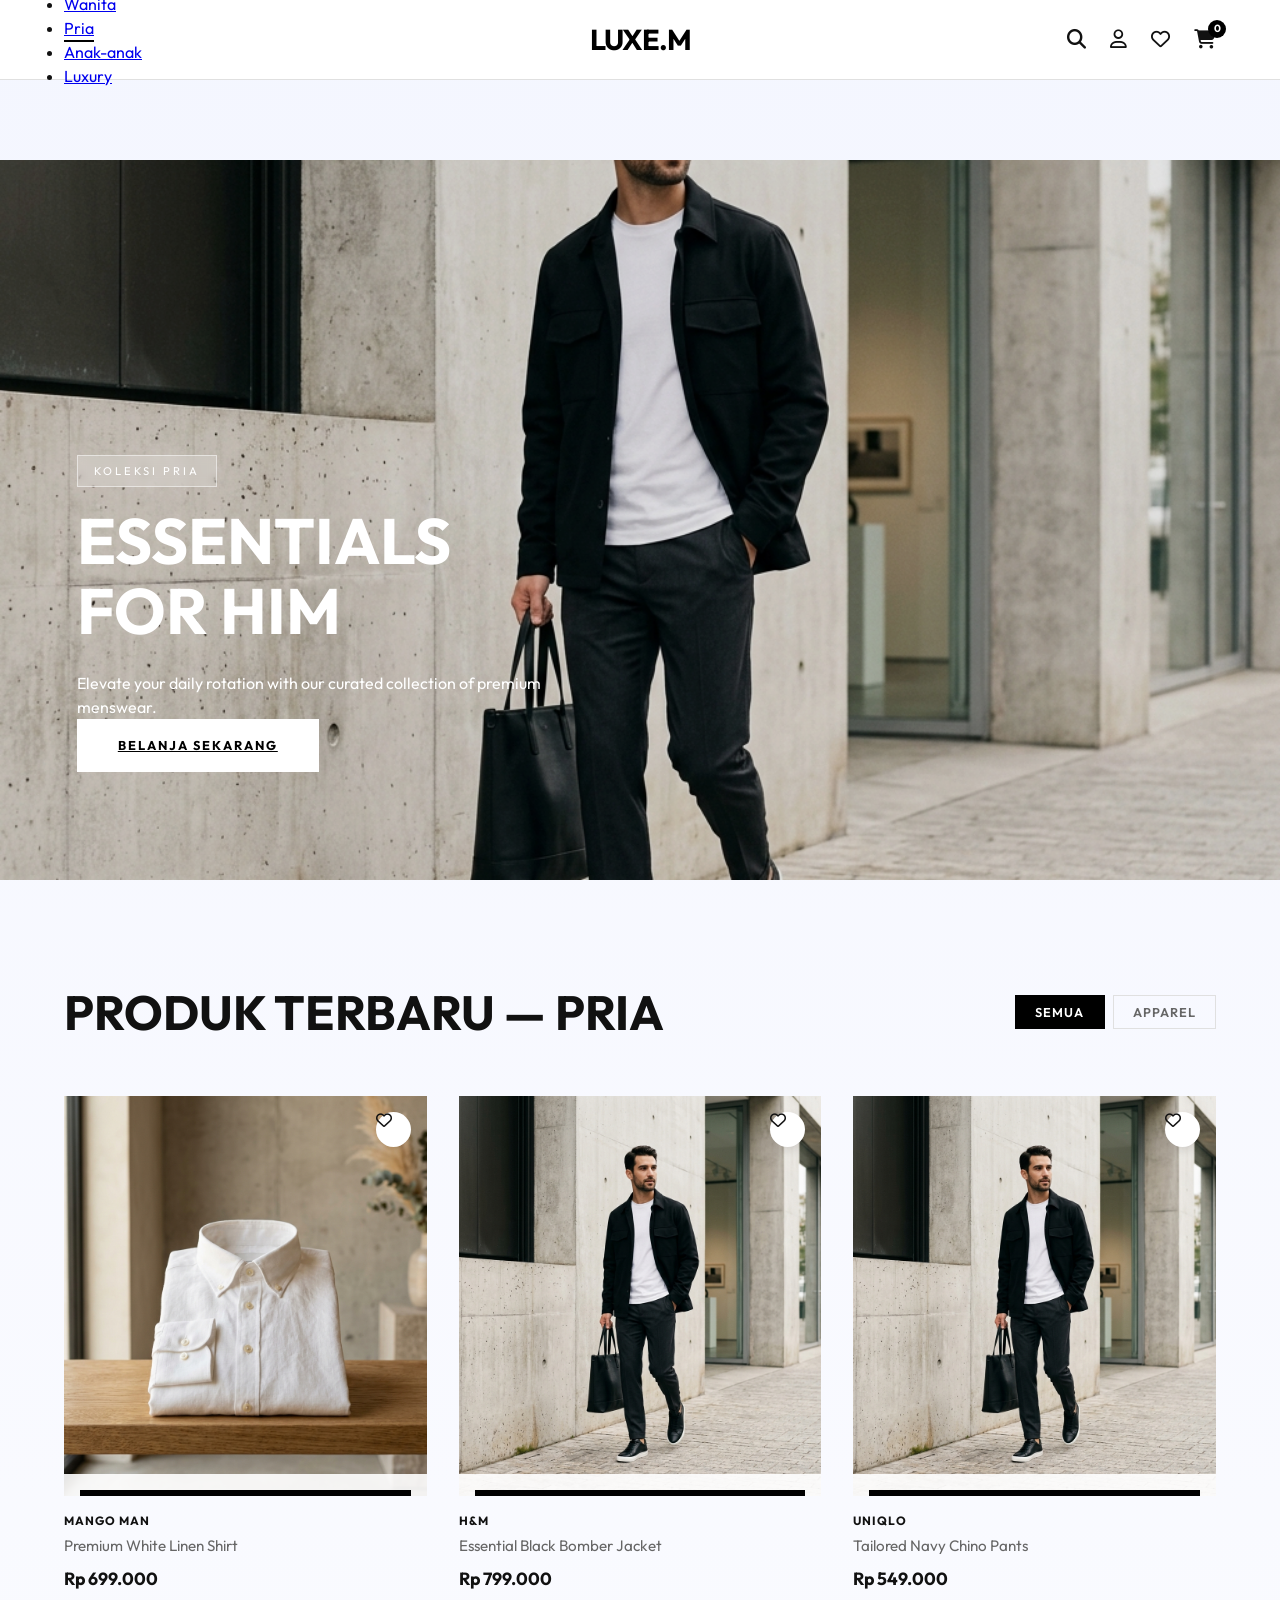
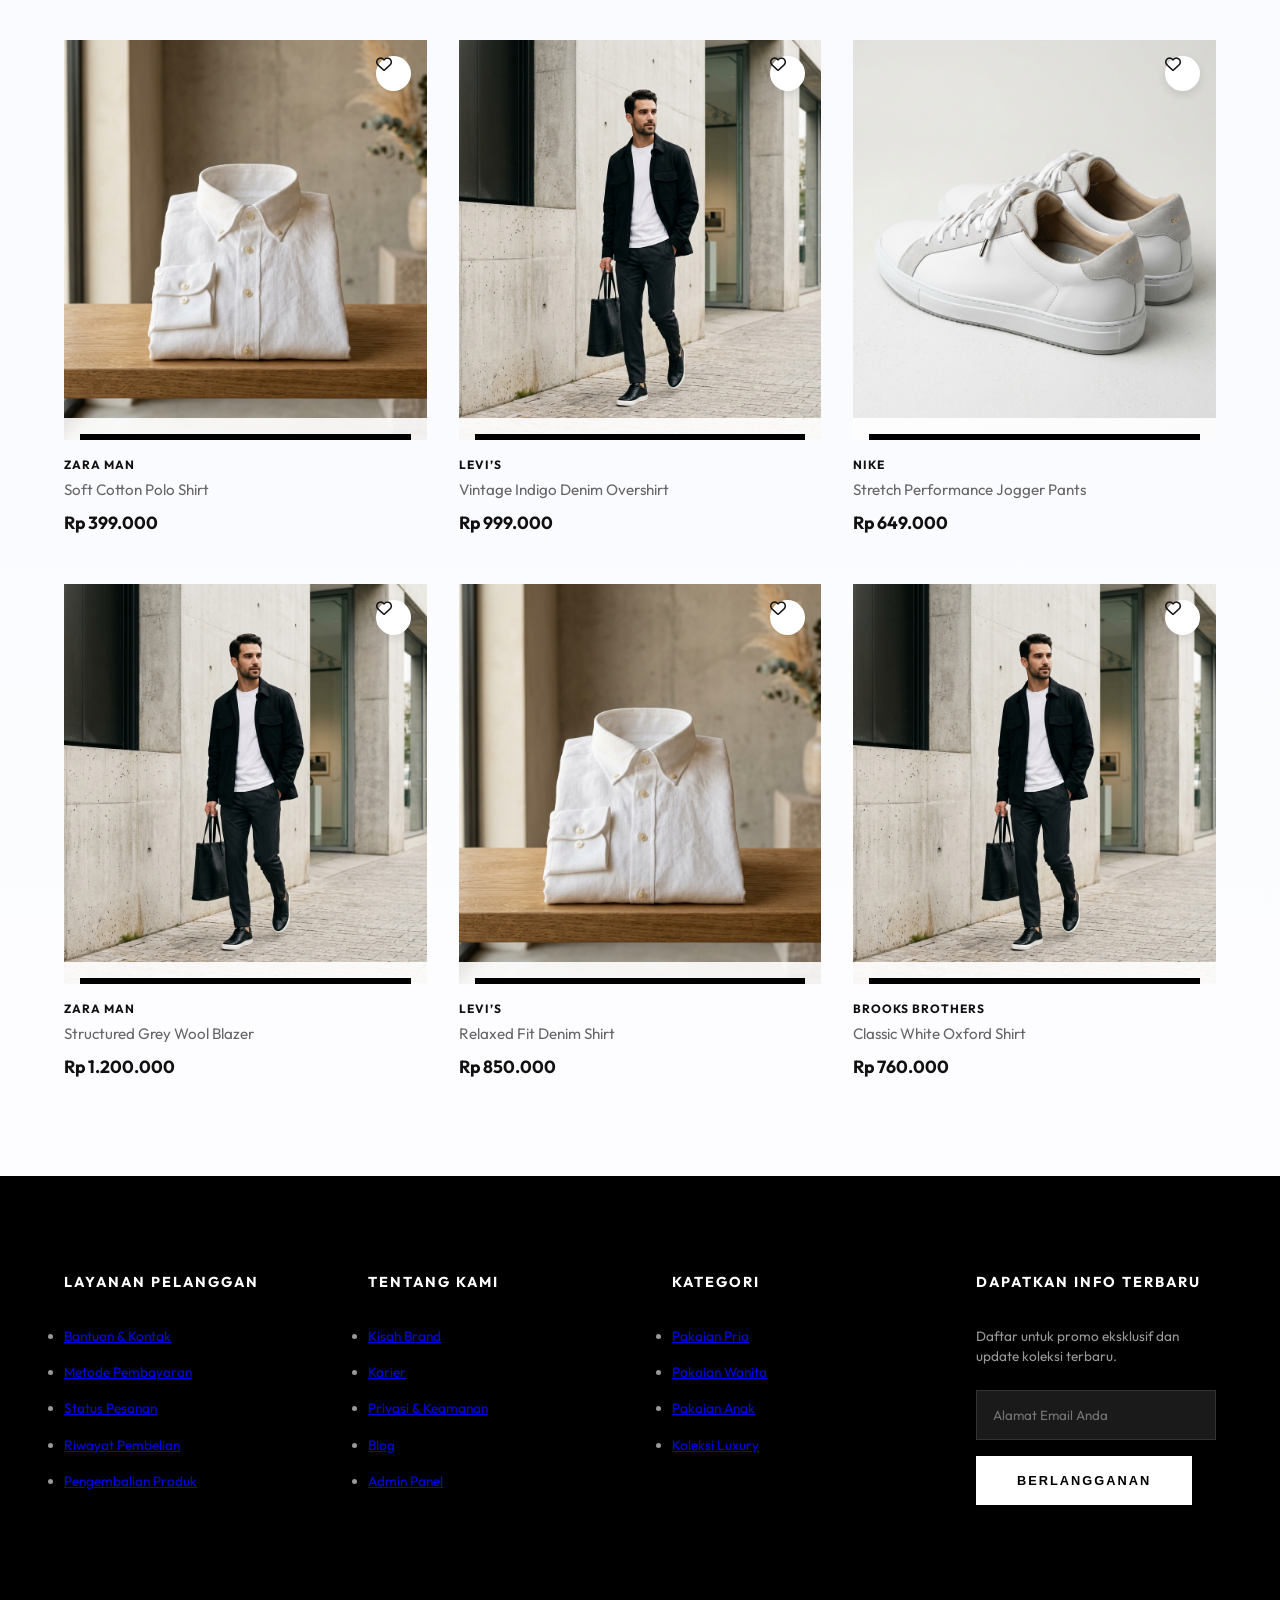
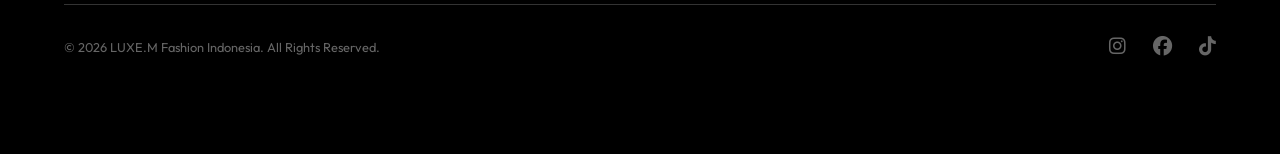
<file: index.html>
<!DOCTYPE html>
<html lang="id">
<head>
    <meta charset="UTF-8">
    <meta name="viewport" content="width=device-width, initial-scale=1.0">
    <title>LUXE.M | Fashion Premium Indonesia</title>
    <meta name="description" content="E-commerce fashion premium. Temukan tren terbaru untuk Pria, Wanita, dan Anak-anak.">
    <link rel="stylesheet" href="style.css">
    <link rel="stylesheet" href="https://cdnjs.cloudflare.com/ajax/libs/font-awesome/6.4.0/css/all.min.css">
    <link href="https://fonts.googleapis.com/css2?family=Outfit:wght@300;400;600;700&display=swap" rel="stylesheet">
</head>
<body>

    <!-- ===== HEADER ===== -->
    <header>
        <ul class="nav-links">
            <li><a href="#" class="nav-cat" data-cat="wanita">Wanita</a></li>
            <li><a href="#" class="nav-cat active-nav" data-cat="pria">Pria</a></li>
            <li><a href="#" class="nav-cat" data-cat="anak">Anak-anak</a></li>
            <li><a href="#" class="nav-cat" data-cat="luxury">Luxury</a></li>
        </ul>

        <a href="index.html" class="logo">LUXE.M</a>

        <div class="nav-icons">
            <i class="fa-solid fa-magnifying-glass" id="search-trigger" title="Cari Produk"></i>
            <i class="fa-regular fa-user" id="user-trigger" title="Masuk / Daftar"></i>
            <i class="fa-regular fa-heart" id="wishlist-trigger" title="Wishlist"></i>
            <div class="cart-icon-wrapper" id="cart-trigger" title="Keranjang">
                <i class="fa-solid fa-cart-shopping"></i>
                <span class="cart-count">0</span>
            </div>
        </div>
    </header>

    <!-- ===== SEARCH OVERLAY ===== -->
    <div id="search-overlay" class="overlay">
        <div class="search-container">
            <i class="fa-solid fa-magnifying-glass" style="color:white; font-size:1.5rem;"></i>
            <input type="text" placeholder="Cari produk, brand, atau kategori..." id="search-input" autocomplete="off">
            <i class="fa-solid fa-xmark close-overlay"></i>
        </div>
        <div id="search-results"></div>
    </div>

    <!-- ===== LOGIN MODAL ===== -->
    <div id="login-modal" class="modal">
        <div class="modal-content">
            <i class="fa-solid fa-xmark close-modal"></i>
            <div class="modal-logo">LUXE.M</div>
            <h2>Selamat Datang</h2>
            <p>Masuk untuk mendapatkan promo menarik & wishlist tersimpan.</p>
            <form id="login-form">
                <input type="email" id="login-email" placeholder="Email" required>
                <input type="password" id="login-pass" placeholder="Password" required>
                <div class="forgot"><a href="#">Lupa password?</a></div>
                <button type="submit" class="btn modal-btn">Masuk</button>
            </form>
            <p class="modal-footer">Belum punya akun? <a href="#" id="switch-to-register">Daftar sekarang</a></p>
        </div>
    </div>

    <!-- ===== CART DRAWER ===== -->
    <div id="cart-drawer" class="drawer">
        <div class="drawer-header">
            <h3>Keranjang Saya (<span id="cart-drawer-count">0</span>)</h3>
            <i class="fa-solid fa-xmark close-drawer"></i>
        </div>
        <div class="drawer-body" id="cart-items">
            <div class="empty-cart">
                <i class="fa-solid fa-cart-shopping" style="font-size:2.5rem; color:#ddd; margin-bottom:1rem;"></i>
                <p>Keranjang Anda kosong.</p>
            </div>
        </div>
        <div class="drawer-footer">
            <div class="total">
                <span>Total:</span>
                <span id="cart-total">Rp 0</span>
            </div>
            <button class="btn checkout-btn">
                <i class="fa-solid fa-lock" style="margin-right:8px;"></i>Checkout Sekarang
            </button>
        </div>
    </div>

    <!-- ===== DRAWER BACKDROP ===== -->
    <div id="drawer-backdrop" class="drawer-backdrop"></div>

    <!-- ===== HERO ===== -->
    <section class="hero" id="hero">
        <img src="hero_banner_men_fashion_1780400311037.png" alt="Men's Fashion Hero" class="hero-img" id="hero-img">
        <div class="hero-content">
            <div class="hero-tag" id="hero-tag">Koleksi Pria</div>
            <h1 id="hero-title">ESSENTIALS <br>FOR HIM</h1>
            <p id="hero-sub">Elevate your daily rotation with our curated collection of premium menswear.</p>
            <a href="#shop" class="btn" id="hero-btn">Belanja Sekarang</a>
        </div>
    </section>

    <!-- ===== CATEGORY FILTER TABS ===== -->
    <section class="section" id="shop">
        <div class="section-title">
            <h2 id="section-heading">PRODUK TERBARU — PRIA</h2>
            <div class="filter-tabs">
                <button class="filter-tab active" data-filter="all">Semua</button>
                <button class="filter-tab" data-filter="apparel">Apparel</button>
            </div>
        </div>
        <div class="product-grid" id="product-grid">
            <!-- Dynamically rendered by JS -->
        </div>
        <div id="no-results" style="display:none; text-align:center; padding:4rem; color:#999;">
            <i class="fa-solid fa-box-open" style="font-size:3rem; margin-bottom:1rem;"></i>
            <p>Tidak ada produk ditemukan.</p>
        </div>
    </section>

    <!-- ===== FOOTER ===== -->
    <footer>
        <div class="footer-grid">
            <div class="footer-col">
                <h4>Layanan Pelanggan</h4>
                <ul>
                    <li><a href="contact.html">Bantuan &amp; Kontak</a></li>
                    <li><a href="payment.html">Metode Pembayaran</a></li>
                    <li><a href="status.html">Status Pesanan</a></li>
                    <li><a href="history.html">Riwayat Pembelian</a></li>
                    <li><a href="returns.html">Pengembalian Produk</a></li>
                </ul>
            </div>
            <div class="footer-col">
                <h4>Tentang Kami</h4>
                <ul>
                    <li><a href="about.html">Kisah Brand</a></li>
                    <li><a href="career.html">Karier</a></li>
                    <li><a href="privacy.html">Privasi &amp; Keamanan</a></li>
                    <li><a href="blog.html">Blog</a></li>
                    <li><a href="admin.html">Admin Panel</a></li>
                </ul>
            </div>
            <div class="footer-col">
                <h4>Kategori</h4>
                <ul>
                    <li><a href="#shop" onclick="switchCategory('pria')">Pakaian Pria</a></li>
                    <li><a href="#shop" onclick="switchCategory('wanita')">Pakaian Wanita</a></li>
                    <li><a href="#shop" onclick="switchCategory('anak')">Pakaian Anak</a></li>
                    <li><a href="#shop" onclick="switchCategory('luxury')">Koleksi Luxury</a></li>
                </ul>
            </div>
            <div class="footer-col newsletter">
                <h4>Dapatkan Info Terbaru</h4>
                <p style="font-size: 0.85rem; margin-bottom: 1.5rem; color: #999;">Daftar untuk promo eksklusif dan update koleksi terbaru.</p>
                <input type="email" id="newsletter-input" placeholder="Alamat Email Anda">
                <button class="btn newsletter-btn" style="border: 1px solid var(--secondary);">Berlangganan</button>
            </div>
        </div>
        <div class="bottom-footer">
            <p>&copy; 2026 LUXE.M Fashion Indonesia. All Rights Reserved.</p>
            <div class="socials">
                <i class="fa-brands fa-instagram" onclick="showToast('@luxem.id di Instagram')"></i>
                <i class="fa-brands fa-facebook" onclick="showToast('Facebook: LUXE.M Indonesia')"></i>
                <i class="fa-brands fa-tiktok" onclick="showToast('@luxem.id di TikTok')"></i>
            </div>
        </div>
    </footer>

    <script src="script.js"></script>
</body>
</html>
</file>
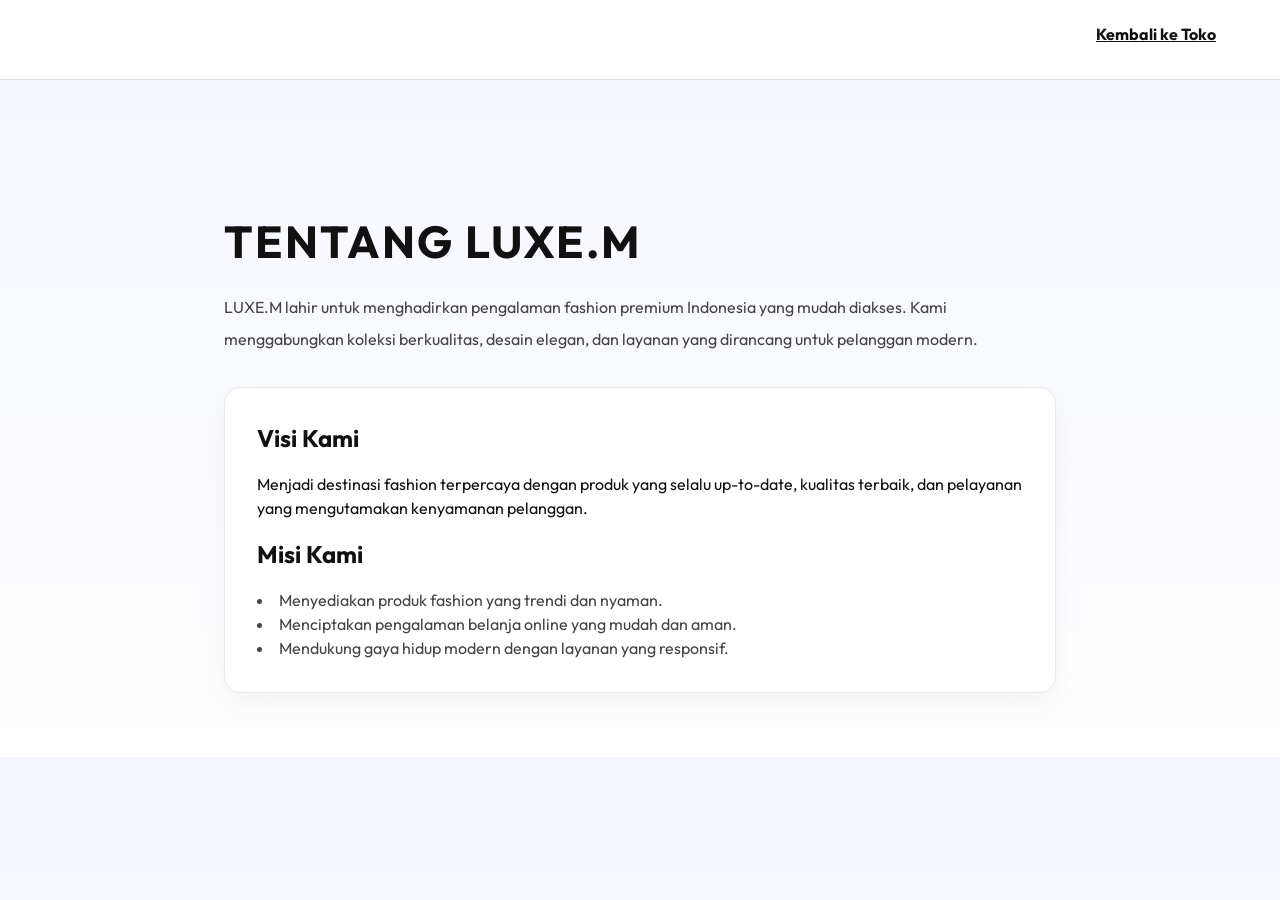
<file: about.html>
<!DOCTYPE html>
<html lang="id">
<head>
    <meta charset="UTF-8">
    <meta name="viewport" content="width=device-width, initial-scale=1.0">
    <title>Kisah Brand | LUXE.M</title>
    <link rel="stylesheet" href="style.css">
    <link rel="stylesheet" href="https://cdnjs.cloudflare.com/ajax/libs/font-awesome/6.4.0/css/all.min.css">
    <link href="https://fonts.googleapis.com/css2?family=Outfit:wght@300;400;600;700&display=swap" rel="stylesheet">
</head>
<body>
    <header>
        <div class="nav-icons" style="position:absolute; right:4rem; top:1.4rem;">
            <a href="index.html" style="color:var(--text-main); font-weight:700;">Kembali ke Toko</a>
        </div>
    </header>
    <main style="padding: 8rem 4rem 4rem; max-width: 960px; margin: 0 auto;">
        <h1 style="font-size:2.8rem; margin-bottom:1rem; letter-spacing:2px; text-transform:uppercase;">Tentang LUXE.M</h1>
        <p style="font-size:1rem; line-height:2; color:#444; margin-bottom:2rem;">LUXE.M lahir untuk menghadirkan pengalaman fashion premium Indonesia yang mudah diakses. Kami menggabungkan koleksi berkualitas, desain elegan, dan layanan yang dirancang untuk pelanggan modern.</p>
        <section style="background:white; border:1px solid #e8e8e8; border-radius:1rem; padding:2rem; box-shadow:0 12px 30px rgba(0,0,0,0.05);">
            <h2 style="font-size:1.5rem; margin-bottom:1rem;">Visi Kami</h2>
            <p style="margin-bottom:1rem;">Menjadi destinasi fashion terpercaya dengan produk yang selalu up-to-date, kualitas terbaik, dan pelayanan yang mengutamakan kenyamanan pelanggan.</p>
            <h2 style="font-size:1.5rem; margin-bottom:1rem;">Misi Kami</h2>
            <ul style="list-style: disc inside; color:#444;">
                <li>Menyediakan produk fashion yang trendi dan nyaman.</li>
                <li>Menciptakan pengalaman belanja online yang mudah dan aman.</li>
                <li>Mendukung gaya hidup modern dengan layanan yang responsif.</li>
            </ul>
        </section>
    </main>
</body>
</html>
</file>
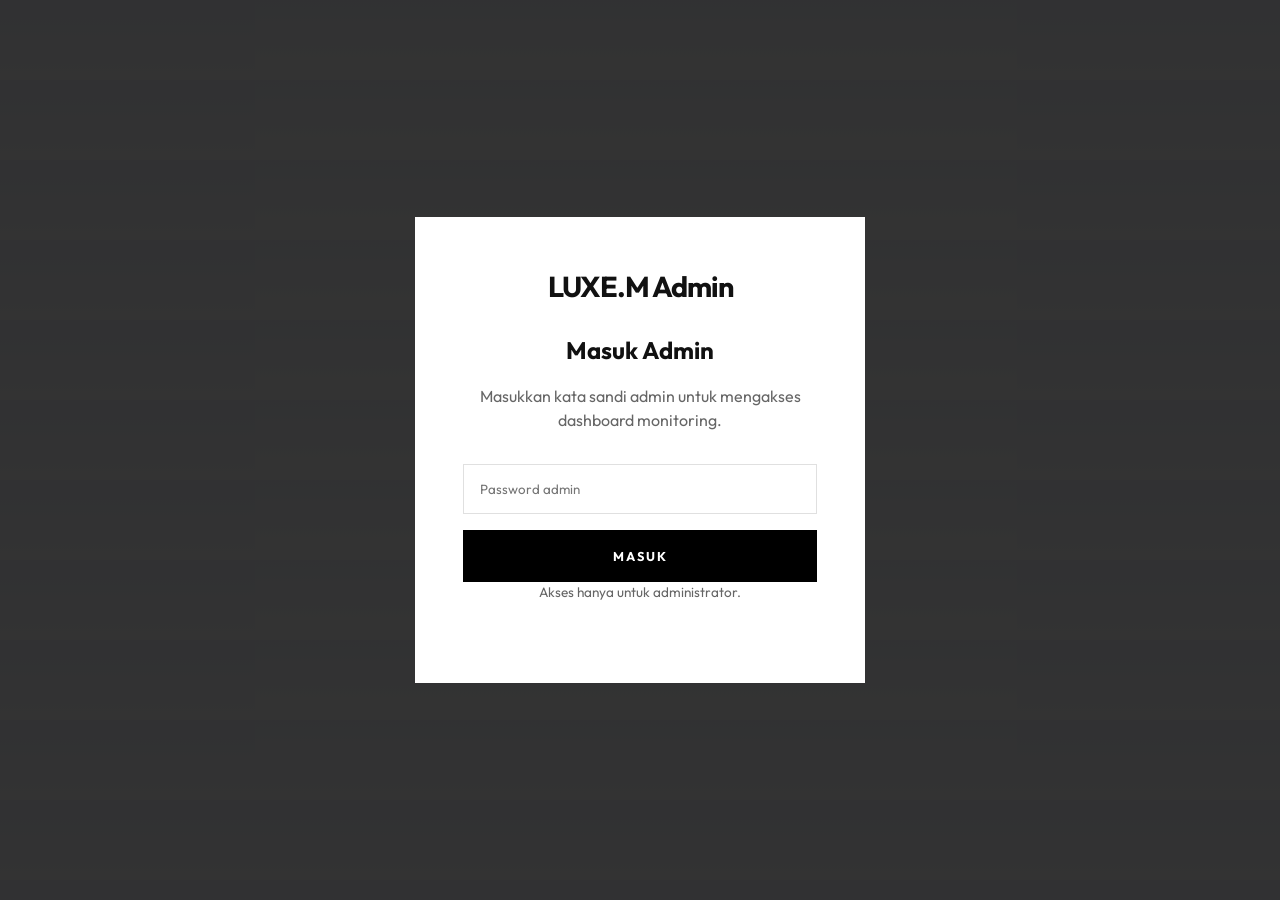
<file: admin.html>
<!DOCTYPE html>
<html lang="id">
<head>
    <meta charset="UTF-8">
    <meta name="viewport" content="width=device-width, initial-scale=1.0">
    <title>Admin | LUXE.M</title>
    <meta name="description" content="Halaman admin LUXE.M untuk melihat dan mengelola katalog produk secara lokal.">
    <link rel="stylesheet" href="style.css">
    <link rel="stylesheet" href="https://cdnjs.cloudflare.com/ajax/libs/font-awesome/6.4.0/css/all.min.css">
    <link href="https://fonts.googleapis.com/css2?family=Outfit:wght@300;400;600;700&display=swap" rel="stylesheet">
</head>
<body>
    <div id="admin-login-modal" class="modal active">
        <div class="modal-content admin-login-modal-content">
            <div class="modal-logo">LUXE.M Admin</div>
            <h2>Masuk Admin</h2>
            <p>Masukkan kata sandi admin untuk mengakses dashboard monitoring.</p>
            <form id="admin-login-form">
                <input type="password" id="admin-pass" placeholder="Password admin" autocomplete="current-password" required>
                <button type="submit" class="btn modal-btn">Masuk</button>
            </form>
            <p class="modal-footer">Akses hanya untuk administrator.</p>
        </div>
    </div>

    <main id="admin-dashboard" class="admin-page" hidden>
        <header class="admin-header">
            <div>
                <p style="font-size:0.85rem;color:#888;text-transform:uppercase;letter-spacing:1px;margin-bottom:0.5rem;">Admin Dashboard</p>
                <h1>Kelola Produk LUXE.M</h1>
            </div>
            <div>
                <button class="btn-back-home" id="admin-logout">
                    <i class="fa-solid fa-right-from-bracket" style="margin-right:0.6rem;"></i> Logout
                </button>
                <button class="btn-back-home" onclick="window.location.href='index.html'">
                    <i class="fa-solid fa-arrow-left" style="margin-right:0.6rem;"></i> Kembali ke Toko
                </button>
            </div>
        </header>

        <section class="admin-panel-top">
            <div class="admin-welcome-card">
                <div>
                    <p class="eyebrow">SELAMAT DATANG, ADMIN</p>
                    <h2>Dashboard Kontrol LUXE.M</h2>
                    <p class="admin-welcome-text">Pantau penjualan, pelanggan, dan produk dengan tampilan dashboard yang profesional. Gunakan fitur inti untuk mengambil keputusan lebih cepat.</p>
                </div>
                <div class="admin-quick-actions">
                    <button class="btn btn-accent" id="admin-add-action"><i class="fa-solid fa-plus"></i> Tambah Produk</button>
                    <button class="btn btn-secondary" id="admin-refresh-all"><i class="fa-solid fa-arrows-rotate"></i> Refresh Semua</button>
                    <button class="btn btn-outline" id="admin-export-data"><i class="fa-solid fa-file-export"></i> Export Pesanan</button>
                </div>
            </div>
        </section>

        <section class="admin-top">
            <div class="admin-card">
                <h3>Total Produk</h3>
                <p id="admin-total-products">0</p>
            </div>
            <div class="admin-card">
                <h3>Kategori Tersedia</h3>
                <p id="admin-total-categories">0</p>
            </div>
            <div class="admin-card">
                <h3>Total Pesanan</h3>
                <p id="admin-total-orders">0</p>
            </div>
        </section>

        <section class="admin-card" style="margin-bottom:2rem;">
            <h3>Monitoring Pesanan Realtime</h3>
            <div class="admin-controls">
                <input type="text" id="admin-order-search" placeholder="Cari pesanan berdasarkan ID atau nama customer...">
                <button id="admin-refresh-orders">Perbarui Status</button>
            </div>
            <table class="admin-table">
                <thead>
                    <tr>
                        <th>ID Pesanan</th>
                        <th>Nama</th>
                        <th>Status</th>
                        <th>Jumlah Item</th>
                        <th>Total</th>
                        <th>Diperbarui</th>
                        <th>Aksi</th>
                    </tr>
                </thead>
                <tbody id="admin-order-table"></tbody>
            </table>
        </section>

        <section class="admin-card admin-activity-card">
            <h3>Aktivitas Terbaru</h3>
            <ul class="activity-list">
                <li class="activity-item"><div><strong>Pesanan baru diterima</strong><span>ID LXM-00000002 masuk ke dalam sistem.</span></div><time>5 menit lalu</time></li>
                <li class="activity-item"><div><strong>Produk baru ditambahkan</strong><span>Kaos olahraga premium berhasil dipublikasikan.</span></div><time>15 menit lalu</time></li>
                <li class="activity-item"><div><strong>Pembeli baru terdaftar</strong><span>Anton Pratama melakukan pembelian pertama.</span></div><time>30 menit lalu</time></li>
            </ul>
        </section>

        <section class="admin-card">
            <h3>Dashboard Pembeli</h3>
            <div class="admin-top" style="margin-bottom:1.5rem;">
                <div class="admin-card">
                    <h3>Total Pembeli</h3>
                    <p id="admin-total-customers">0</p>
                </div>
                <div class="admin-card">
                    <h3>Total Pendapatan</h3>
                    <p id="admin-total-revenue">Rp 0</p>
                </div>
                <div class="admin-card">
                    <h3>Pesanan Selesai</h3>
                    <p id="admin-completed-orders">0</p>
                </div>
            </div>
            <div class="admin-controls">
                <input type="text" id="admin-customer-search" placeholder="Cari pembeli berdasarkan nama, email, atau kota...">
                <button id="admin-refresh-customers">Perbarui Data</button>
            </div>
            <table class="admin-table">
                <thead>
                    <tr>
                        <th>Nama</th>
                        <th>Email</th>
                        <th>Telepon</th>
                        <th>Kota</th>
                        <th>Pesanan</th>
                    </tr>
                </thead>
                <tbody id="admin-customer-table"></tbody>
            </table>
        </section>

        <section class="admin-card">
            <h3>Riwayat Pembelian</h3>
            <table class="admin-table">
                <thead>
                    <tr>
                        <th>ID Pesanan</th>
                        <th>Pembeli</th>
                        <th>Tanggal</th>
                        <th>Total</th>
                        <th>Status Terakhir</th>
                    </tr>
                </thead>
                <tbody id="admin-history-table"></tbody>
            </table>
        </section>

        <section class="admin-controls">
            <input type="text" id="admin-search" placeholder="Cari berdasarkan nama, brand, atau kategori...">
            <select id="admin-category-filter">
                <option value="all">Semua Kategori</option>
                <option value="pria">Pria</option>
                <option value="wanita">Wanita</option>
                <option value="anak">Anak-anak</option>
                <option value="luxury">Luxury</option>
            </select>
            <button id="admin-reset">Reset Filter</button>
        </section>

        <section>
            <table class="admin-table">
                <thead>
                    <tr>
                        <th>ID</th>
                        <th>Gambar</th>
                        <th>Nama Produk</th>
                        <th>Brand</th>
                        <th>Kategori</th>
                        <th>Harga</th>
                        <th>Aksi</th>
                    </tr>
                </thead>
                <tbody id="admin-product-table"></tbody>
            </table>
        </section>

        <section class="admin-form">
            <h3>Tambah Produk Baru</h3>
            <div class="admin-form-row">
                <input type="text" id="admin-new-name" placeholder="Nama Produk" required>
                <input type="text" id="admin-new-brand" placeholder="Brand" required>
            </div>
            <div class="admin-form-row">
                <input type="number" id="admin-new-price" placeholder="Harga (dalam Rupiah)" required>
                <select id="admin-new-category">
                    <option value="pria">Pria</option>
                    <option value="wanita">Wanita</option>
                    <option value="anak">Anak-anak</option>
                    <option value="luxury">Luxury</option>
                </select>
            </div>
            <div class="admin-form-row">
                <input type="text" id="admin-new-image" placeholder="URL gambar (opsional)">
                <input type="file" id="admin-new-image-file" accept="image/*">
            </div>
            <div class="admin-form-row">
                <input type="text" id="admin-new-id" placeholder="ID produk (opsional)">
                <div class="admin-file-help">Upload file dari laptop untuk menambahkan gambar produk langsung.</div>
            </div>
            <div class="admin-form-row admin-image-preview-row">
                <div class="admin-image-preview-card">
                    <span>Preview Gambar Produk</span>
                    <img id="admin-image-preview" src="data:image/svg+xml;charset=UTF-8,<svg xmlns='http://www.w3.org/2000/svg' width='520' height='680'><rect width='520' height='680' fill='%23f0f0f0'/><text x='50%' y='50%' dominant-baseline='middle' text-anchor='middle' font-family='Arial,sans-serif' font-size='28' fill='%23999'>No Image</text></svg>" alt="Preview gambar produk">
                </div>
            </div>
            <button id="admin-add-product">Tambahkan Produk</button>
            <p class="admin-note">Perubahan ini disimpan di browser Anda dan dapat dilihat ulang saat membuka kembali halaman admin di perangkat ini.</p>
        </section>
    </main>
    <script src="admin.js"></script>
</body>
</html>
</file>
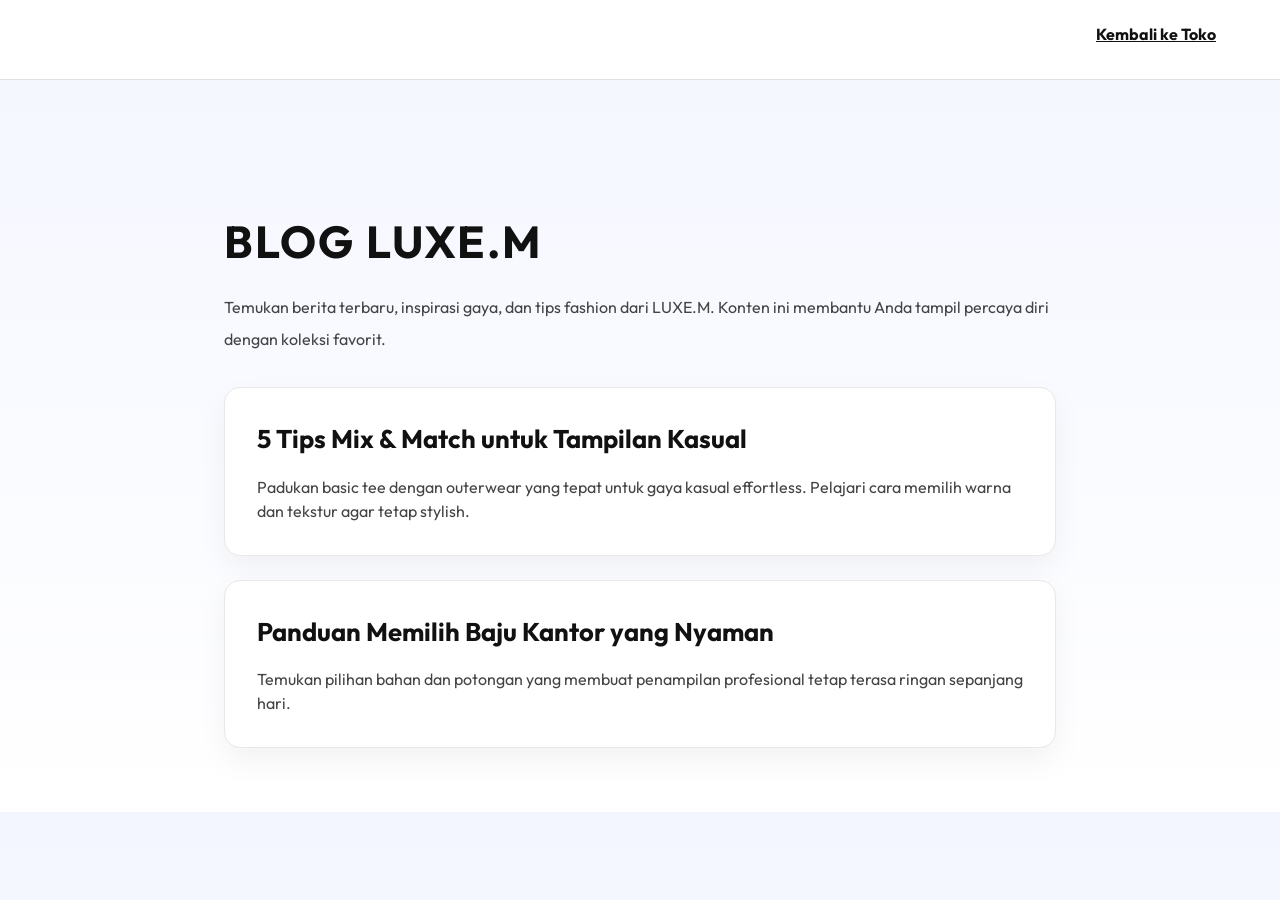
<file: blog.html>
<!DOCTYPE html>
<html lang="id">
<head>
    <meta charset="UTF-8">
    <meta name="viewport" content="width=device-width, initial-scale=1.0">
    <title>Blog | LUXE.M</title>
    <link rel="stylesheet" href="style.css">
    <link rel="stylesheet" href="https://cdnjs.cloudflare.com/ajax/libs/font-awesome/6.4.0/css/all.min.css">
    <link href="https://fonts.googleapis.com/css2?family=Outfit:wght@300;400;600;700&display=swap" rel="stylesheet">
</head>
<body>
    <header>
        <div class="nav-icons" style="position:absolute; right:4rem; top:1.4rem;">
            <a href="index.html" style="color:var(--text-main); font-weight:700;">Kembali ke Toko</a>
        </div>
    </header>
    <main style="padding: 8rem 4rem 4rem; max-width: 960px; margin: 0 auto;">
        <h1 style="font-size:2.8rem; margin-bottom:1rem; letter-spacing:2px; text-transform:uppercase;">Blog LUXE.M</h1>
        <p style="font-size:1rem; line-height:2; color:#444; margin-bottom:2rem;">Temukan berita terbaru, inspirasi gaya, dan tips fashion dari LUXE.M. Konten ini membantu Anda tampil percaya diri dengan koleksi favorit.</p>
        <section style="display:grid; gap:1.5rem;">
            <article style="background:white; border:1px solid #e8e8e8; border-radius:1rem; padding:2rem; box-shadow:0 12px 30px rgba(0,0,0,0.05);">
                <h2 style="font-size:1.6rem; margin-bottom:1rem;">5 Tips Mix & Match untuk Tampilan Kasual</h2>
                <p style="color:#444;">Padukan basic tee dengan outerwear yang tepat untuk gaya kasual effortless. Pelajari cara memilih warna dan tekstur agar tetap stylish.</p>
            </article>
            <article style="background:white; border:1px solid #e8e8e8; border-radius:1rem; padding:2rem; box-shadow:0 12px 30px rgba(0,0,0,0.05);">
                <h2 style="font-size:1.6rem; margin-bottom:1rem;">Panduan Memilih Baju Kantor yang Nyaman</h2>
                <p style="color:#444;">Temukan pilihan bahan dan potongan yang membuat penampilan profesional tetap terasa ringan sepanjang hari.</p>
            </article>
        </section>
    </main>
</body>
</html>
</file>
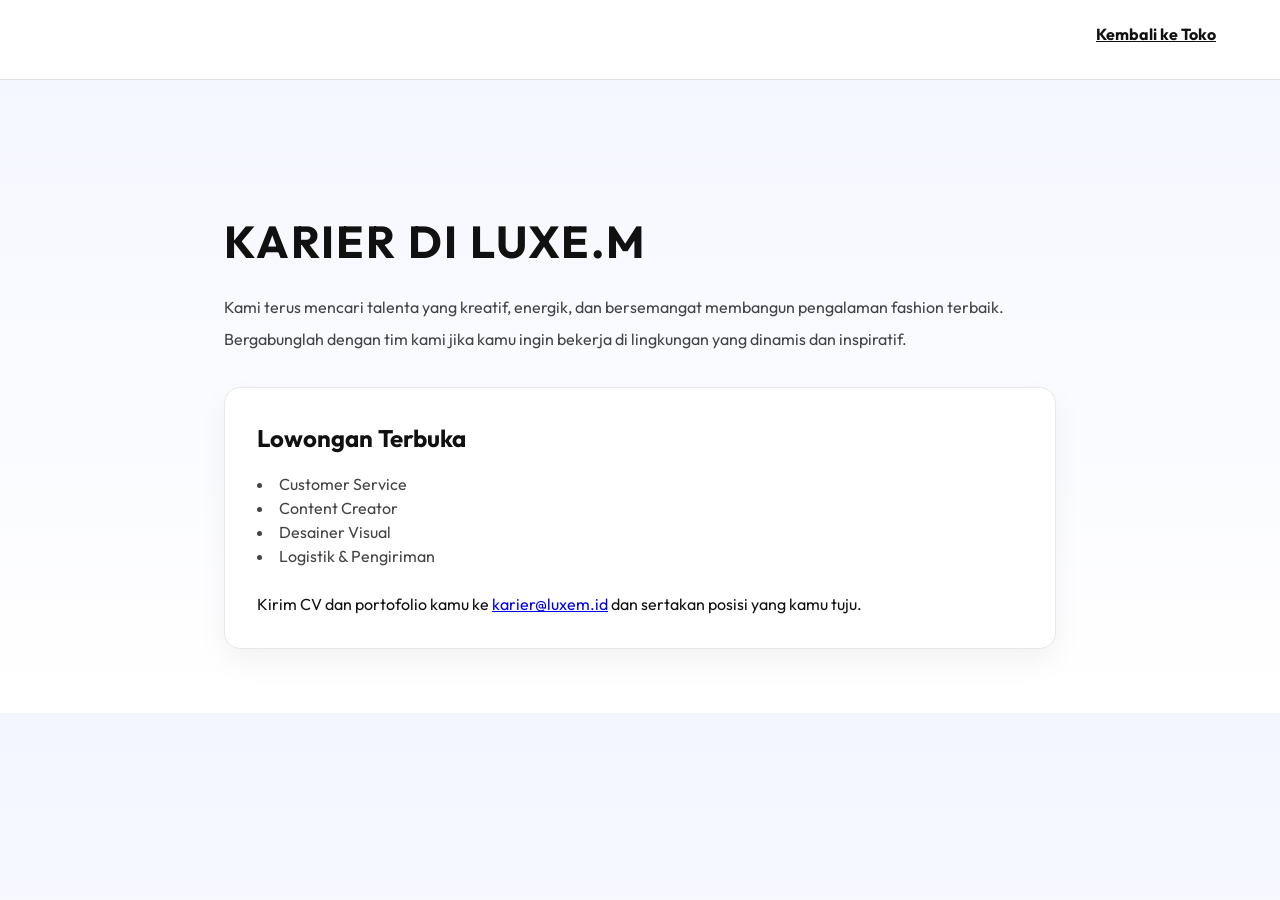
<file: career.html>
<!DOCTYPE html>
<html lang="id">
<head>
    <meta charset="UTF-8">
    <meta name="viewport" content="width=device-width, initial-scale=1.0">
    <title>Karier | LUXE.M</title>
    <link rel="stylesheet" href="style.css">
    <link rel="stylesheet" href="https://cdnjs.cloudflare.com/ajax/libs/font-awesome/6.4.0/css/all.min.css">
    <link href="https://fonts.googleapis.com/css2?family=Outfit:wght@300;400;600;700&display=swap" rel="stylesheet">
</head>
<body>
    <header>
        <div class="nav-icons" style="position:absolute; right:4rem; top:1.4rem;">
            <a href="index.html" style="color:var(--text-main); font-weight:700;">Kembali ke Toko</a>
        </div>
    </header>
    <main style="padding: 8rem 4rem 4rem; max-width: 960px; margin: 0 auto;">
        <h1 style="font-size:2.8rem; margin-bottom:1rem; letter-spacing:2px; text-transform:uppercase;">Karier di LUXE.M</h1>
        <p style="font-size:1rem; line-height:2; color:#444; margin-bottom:2rem;">Kami terus mencari talenta yang kreatif, energik, dan bersemangat membangun pengalaman fashion terbaik. Bergabunglah dengan tim kami jika kamu ingin bekerja di lingkungan yang dinamis dan inspiratif.</p>
        <section style="background:white; border:1px solid #e8e8e8; border-radius:1rem; padding:2rem; box-shadow:0 12px 30px rgba(0,0,0,0.05);">
            <h2 style="font-size:1.5rem; margin-bottom:1rem;">Lowongan Terbuka</h2>
            <ul style="list-style: disc inside; color:#444;">
                <li>Customer Service</li>
                <li>Content Creator</li>
                <li>Desainer Visual</li>
                <li>Logistik & Pengiriman</li>
            </ul>
            <p style="margin-top:1.5rem;">Kirim CV dan portofolio kamu ke <a href="mailto:karier@luxem.id">karier@luxem.id</a> dan sertakan posisi yang kamu tuju.</p>
        </section>
    </main>
</body>
</html>
</file>
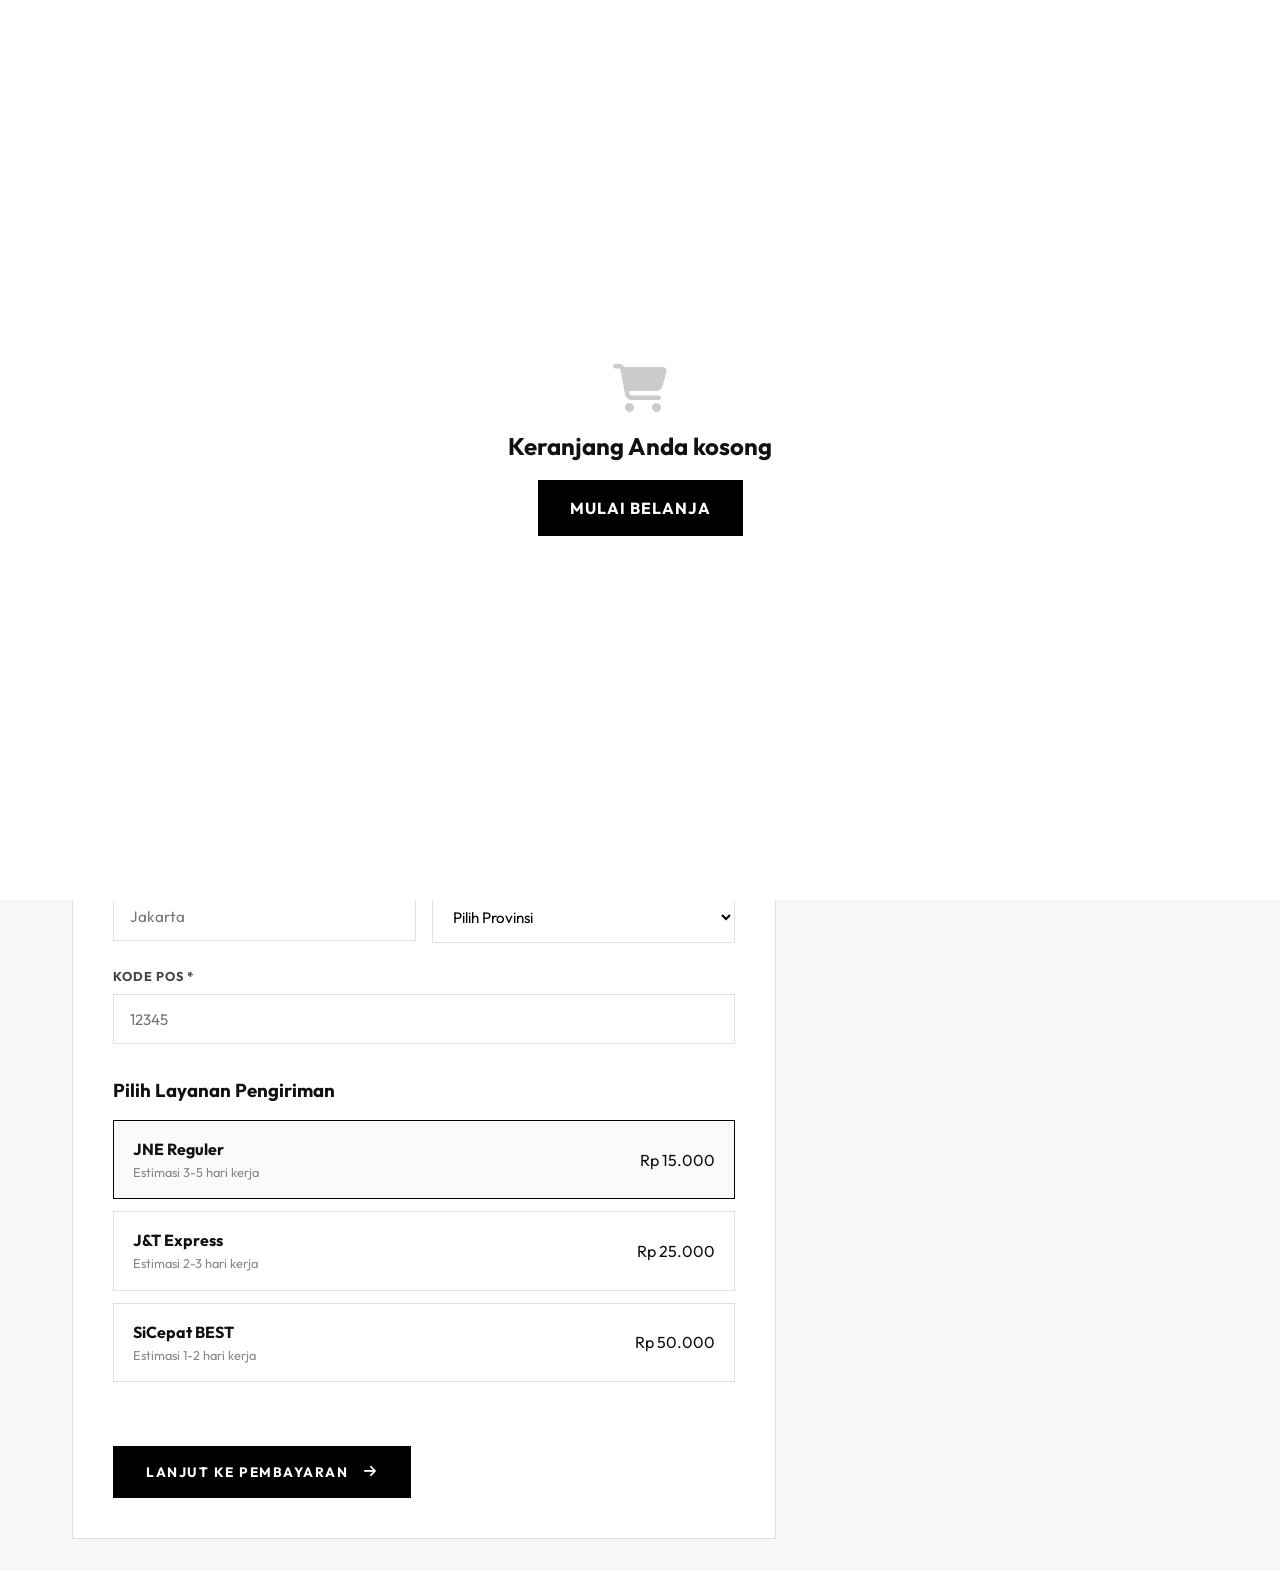
<file: checkout.html>
<!DOCTYPE html>
<html lang="id">
<head>
    <meta charset="UTF-8">
    <meta name="viewport" content="width=device-width, initial-scale=1.0">
    <title>Checkout | LUXE.M</title>
    <meta name="description" content="Selesaikan pembelian Anda di LUXE.M">
    <link rel="stylesheet" href="style.css">
    <link rel="stylesheet" href="checkout.css">
    <link rel="stylesheet" href="https://cdnjs.cloudflare.com/ajax/libs/font-awesome/6.4.0/css/all.min.css">
    <link href="https://fonts.googleapis.com/css2?family=Outfit:wght@300;400;600;700&display=swap" rel="stylesheet">
</head>
<body>

    <!-- Header -->
    <header style="position: relative; border-bottom: 1px solid #e0e0e0; padding: 0 4rem;">
        <a href="index.html" class="logo" style="position: static; transform: none;">LUXE.M</a>
        <div style="position: absolute; left: 50%; transform: translateX(-50%); font-size: 0.8rem; text-transform: uppercase; letter-spacing: 2px; color: #666;">
            Checkout Aman <i class="fa-solid fa-lock" style="margin-left: 6px;"></i>
        </div>
    </header>

    <!-- Checkout Layout -->
    <main class="checkout-main">

        <!-- LEFT: Steps & Forms -->
        <div class="checkout-left">
            <!-- Progress Steps -->
            <div class="steps">
                <div class="step active" id="step-indicator-1">
                    <div class="step-circle">1</div>
                    <span>Pengiriman</span>
                </div>
                <div class="step-line"></div>
                <div class="step" id="step-indicator-2">
                    <div class="step-circle">2</div>
                    <span>Pembayaran</span>
                </div>
                <div class="step-line"></div>
                <div class="step" id="step-indicator-3">
                    <div class="step-circle">3</div>
                    <span>Konfirmasi</span>
                </div>
            </div>

            <!-- STEP 1: Shipping -->
            <form id="step-1" class="checkout-step active-step">
                <h2 class="step-title">Informasi Pengiriman</h2>
                <div class="form-row">
                    <div class="form-group">
                        <label>Nama Depan *</label>
                        <input type="text" id="first-name" placeholder="John" required>
                    </div>
                    <div class="form-group">
                        <label>Nama Belakang *</label>
                        <input type="text" id="last-name" placeholder="Doe" required>
                    </div>
                </div>
                <div class="form-group">
                    <label>Email *</label>
                    <input type="email" id="email" placeholder="contoh@email.com" required>
                </div>
                <div class="form-group">
                    <label>Nomor Telepon *</label>
                    <input type="tel" id="phone" placeholder="08xxxxxxxxxx" required>
                </div>
                <div class="form-group">
                    <label>Alamat Lengkap *</label>
                    <textarea id="address" rows="3" placeholder="Jl. Contoh No. 10, RT 01/RW 02" required></textarea>
                </div>
                <div class="form-row">
                    <div class="form-group">
                        <label>Kota *</label>
                        <input type="text" id="city" placeholder="Jakarta" required>
                    </div>
                    <div class="form-group">
                        <label>Provinsi *</label>
                        <select id="province" required>
                            <option value="">Pilih Provinsi</option>
                            <option>DKI Jakarta</option>
                            <option>Jawa Barat</option>
                            <option>Jawa Tengah</option>
                            <option>Jawa Timur</option>
                            <option>Bali</option>
                            <option>Sumatera Utara</option>
                            <option>Sulawesi Selatan</option>
                            <option>Kalimantan Timur</option>
                        </select>
                    </div>
                </div>
                <div class="form-group">
                    <label>Kode Pos *</label>
                    <input type="text" id="postal" placeholder="12345" maxlength="5" required>
                </div>

                <h3 style="margin: 2rem 0 1rem;">Pilih Layanan Pengiriman</h3>
                <div class="shipping-options">
                    <label class="shipping-option">
                        <input type="radio" name="shipping" value="15000" checked>
                        <div class="shipping-label">
                            <div>
                                <strong>JNE Reguler</strong>
                                <p>Estimasi 3-5 hari kerja</p>
                            </div>
                            <span>Rp 15.000</span>
                        </div>
                    </label>
                    <label class="shipping-option">
                        <input type="radio" name="shipping" value="25000">
                        <div class="shipping-label">
                            <div>
                                <strong>J&T Express</strong>
                                <p>Estimasi 2-3 hari kerja</p>
                            </div>
                            <span>Rp 25.000</span>
                        </div>
                    </label>
                    <label class="shipping-option">
                        <input type="radio" name="shipping" value="50000">
                        <div class="shipping-label">
                            <div>
                                <strong>SiCepat BEST</strong>
                                <p>Estimasi 1-2 hari kerja</p>
                            </div>
                            <span>Rp 50.000</span>
                        </div>
                    </label>
                </div>

                <button type="button" class="btn btn-next" onclick="goToStep(2)">
                    Lanjut ke Pembayaran <i class="fa-solid fa-arrow-right" style="margin-left: 8px;"></i>
                </button>
            </form>

            <!-- STEP 2: Payment -->
            <form id="step-2" class="checkout-step">
                <h2 class="step-title">Metode Pembayaran</h2>
                <div class="payment-methods">
                    <label class="payment-option">
                        <input type="radio" name="payment" value="bca" checked>
                        <div class="payment-label">
                            <i class="fa-solid fa-building-columns"></i>
                            <span>Transfer Bank BCA</span>
                        </div>
                    </label>
                    <label class="payment-option">
                        <input type="radio" name="payment" value="mandiri">
                        <div class="payment-label">
                            <i class="fa-solid fa-building-columns"></i>
                            <span>Transfer Bank Mandiri</span>
                        </div>
                    </label>
                    <label class="payment-option">
                        <input type="radio" name="payment" value="gopay">
                        <div class="payment-label">
                            <i class="fa-brands fa-google-pay" style="font-size: 1.5rem;"></i>
                            <span>GoPay / OVO</span>
                        </div>
                    </label>
                    <label class="payment-option">
                        <input type="radio" name="payment" value="qris">
                        <div class="payment-label">
                            <i class="fa-solid fa-qrcode"></i>
                            <span>QRIS</span>
                        </div>
                    </label>
                    <label class="payment-option">
                        <input type="radio" name="payment" value="cod">
                        <div class="payment-label">
                            <i class="fa-solid fa-money-bill-wave"></i>
                            <span>Bayar di Tempat (COD)</span>
                        </div>
                    </label>
                </div>

                <!-- Bank Transfer Detail (show by default) -->
                <div id="bank-detail" class="payment-detail">
                    <p>Transfer ke rekening berikut:</p>
                    <div class="bank-info">
                        <span>No. Rekening</span>
                        <strong>1234-5678-9012</strong>
                    </div>
                    <div class="bank-info">
                        <span>Atas Nama</span>
                        <strong>PT LUXE.M INDONESIA</strong>
                    </div>
                    <p class="note">⚠️ Pembayaran dikonfirmasi dalam 1×24 jam setelah transfer.</p>
                </div>

                <div class="form-group" style="margin-top: 2rem;">
                    <label>Kode Promo / Voucher</label>
                    <div style="display: flex; gap: 1rem;">
                        <input type="text" id="voucher-input" placeholder="Masukkan kode promo" style="flex:1;">
                        <button type="button" class="btn" id="apply-voucher" style="background: var(--primary); color: white; padding: 0 1.5rem; border: none;">Pakai</button>
                    </div>
                    <p id="voucher-msg" style="font-size: 0.8rem; margin-top: 0.5rem;"></p>
                </div>

                <div class="btn-row">
                    <button type="button" class="btn btn-back" onclick="goToStep(1)">
                        <i class="fa-solid fa-arrow-left"></i> Kembali
                    </button>
                    <button type="button" class="btn btn-next" onclick="goToStep(3)">
                        Review Pesanan <i class="fa-solid fa-arrow-right"></i>
                    </button>
                </div>
            </form>

            <!-- STEP 3: Confirmation -->
            <div id="step-3" class="checkout-step">
                <h2 class="step-title">Konfirmasi Pesanan</h2>
                <div id="order-review"></div>
                <div class="btn-row">
                    <button type="button" class="btn btn-back" onclick="goToStep(2)">
                        <i class="fa-solid fa-arrow-left"></i> Kembali
                    </button>
                    <button type="button" class="btn btn-place-order" id="place-order-btn">
                        <i class="fa-solid fa-lock"></i> Bayar Sekarang
                    </button>
                </div>
            </div>
        </div>

        <!-- RIGHT: Order Summary -->
        <div class="checkout-right">
            <div class="summary-box">
                <h3>Ringkasan Pesanan</h3>
                <div id="summary-items"></div>
                <div class="summary-line">
                    <span>Subtotal</span>
                    <span id="summary-subtotal">Rp 0</span>
                </div>
                <div class="summary-line">
                    <span>Ongkos Kirim</span>
                    <span id="summary-shipping">Rp 15.000</span>
                </div>
                <div class="summary-line discount-line" id="discount-line" style="display:none;">
                    <span>Diskon Promo</span>
                    <span id="summary-discount" style="color: #27ae60;">- Rp 0</span>
                </div>
                <div class="summary-line total-line">
                    <span>Total</span>
                    <span id="summary-total">Rp 0</span>
                </div>
                <div class="guarantee">
                    <i class="fa-solid fa-shield-halved"></i>
                    <p>Transaksi Aman & Terenkripsi SSL</p>
                </div>
            </div>
        </div>
    </main>

    <!-- Success Modal -->
    <div id="success-modal" class="modal">
        <div class="modal-content success-content">
            <div class="success-icon"><i class="fa-solid fa-circle-check"></i></div>
            <h2>Pesanan Berhasil!</h2>
            <p id="order-id-display"></p>
            <p>Terima kasih telah berbelanja di <strong>LUXE.M</strong>. Detail pesanan akan dikirim ke email Anda.</p>
            <div style="display:flex;gap:1rem;flex-wrap:wrap; justify-content:center; margin-top:2rem;">
                <a href="index.html" class="btn" style="background: var(--primary); color: white; padding: 1rem 2.5rem;">Kembali Belanja</a>
                <a id="track-order-link" href="status.html" class="btn" style="background: #444; color: white; padding: 1rem 2.5rem;">Lacak Pesanan</a>
                <a href="history.html" class="btn" style="background: #222; color: white; padding: 1rem 2.5rem;">Riwayat Pembelian</a>
            </div>
        </div>
    </div>

    <script src="checkout.js"></script>
</body>
</html>
</file>
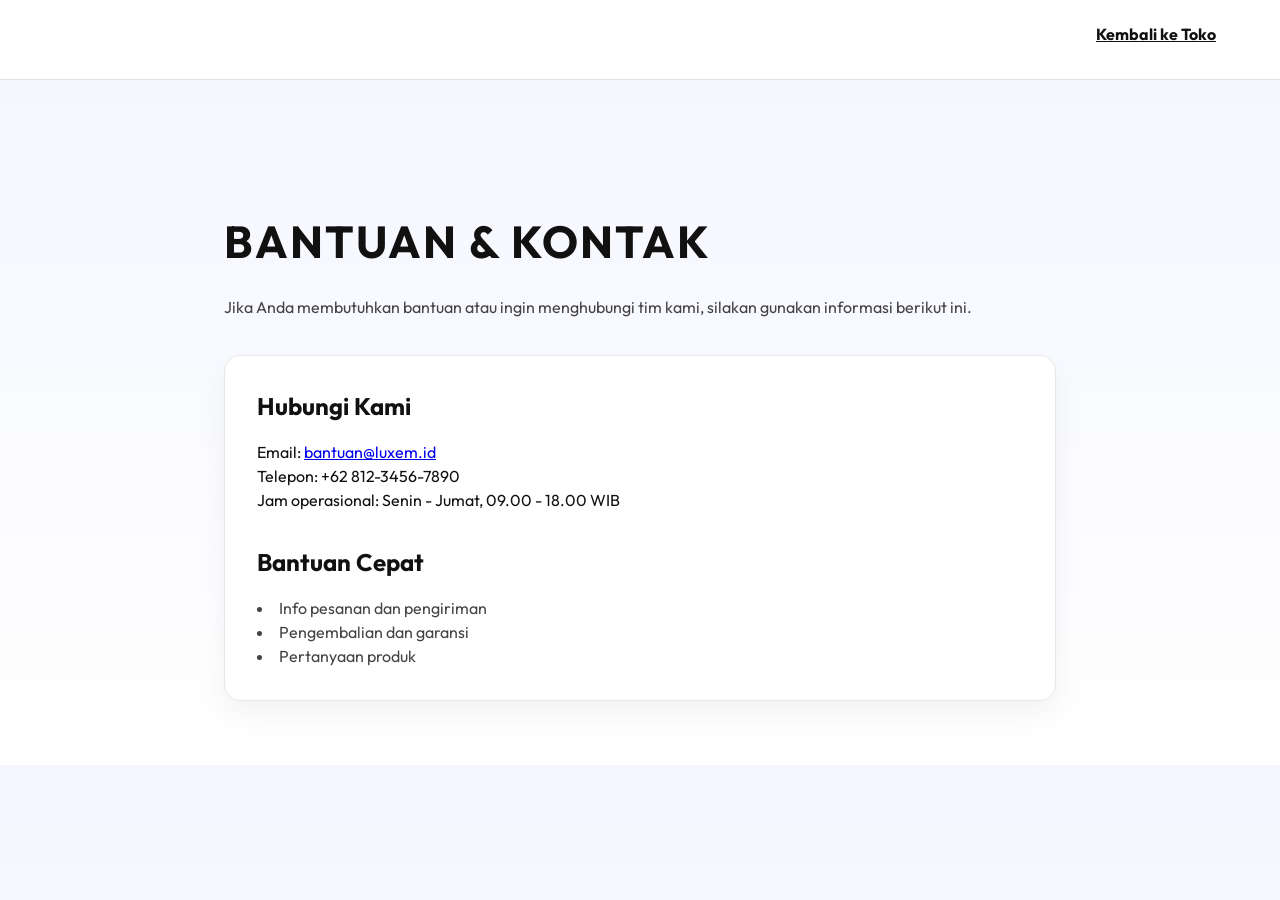
<file: contact.html>
<!DOCTYPE html>
<html lang="id">
<head>
    <meta charset="UTF-8">
    <meta name="viewport" content="width=device-width, initial-scale=1.0">
    <title>Bantuan & Kontak | LUXE.M</title>
    <link rel="stylesheet" href="style.css">
    <link rel="stylesheet" href="https://cdnjs.cloudflare.com/ajax/libs/font-awesome/6.4.0/css/all.min.css">
    <link href="https://fonts.googleapis.com/css2?family=Outfit:wght@300;400;600;700&display=swap" rel="stylesheet">
</head>
<body>
    <header>
        <div class="nav-icons" style="position:absolute; right:4rem; top:1.4rem;">
            <a href="index.html" style="color:var(--text-main); font-weight:700;">Kembali ke Toko</a>
        </div>
    </header>
    <main style="padding: 8rem 4rem 4rem; max-width: 960px; margin: 0 auto;">
        <h1 style="font-size:2.8rem; margin-bottom:1rem; letter-spacing:2px; text-transform:uppercase;">Bantuan & Kontak</h1>
        <p style="font-size:1rem; line-height:2; color:#444; margin-bottom:2rem;">Jika Anda membutuhkan bantuan atau ingin menghubungi tim kami, silakan gunakan informasi berikut ini.</p>
        <section style="background:white; border:1px solid #e8e8e8; border-radius:1rem; padding:2rem; box-shadow:0 12px 30px rgba(0,0,0,0.05);">
            <h2 style="font-size:1.5rem; margin-bottom:1rem;">Hubungi Kami</h2>
            <p>Email: <a href="mailto:bantuan@luxem.id">bantuan@luxem.id</a></p>
            <p>Telepon: +62 812-3456-7890</p>
            <p>Jam operasional: Senin - Jumat, 09.00 - 18.00 WIB</p>
            <h2 style="font-size:1.5rem; margin-top:2rem; margin-bottom:1rem;">Bantuan Cepat</h2>
            <ul style="list-style: disc inside; color:#444;">
                <li>Info pesanan dan pengiriman</li>
                <li>Pengembalian dan garansi</li>
                <li>Pertanyaan produk</li>
            </ul>
        </section>
    </main>
</body>
</html>
</file>
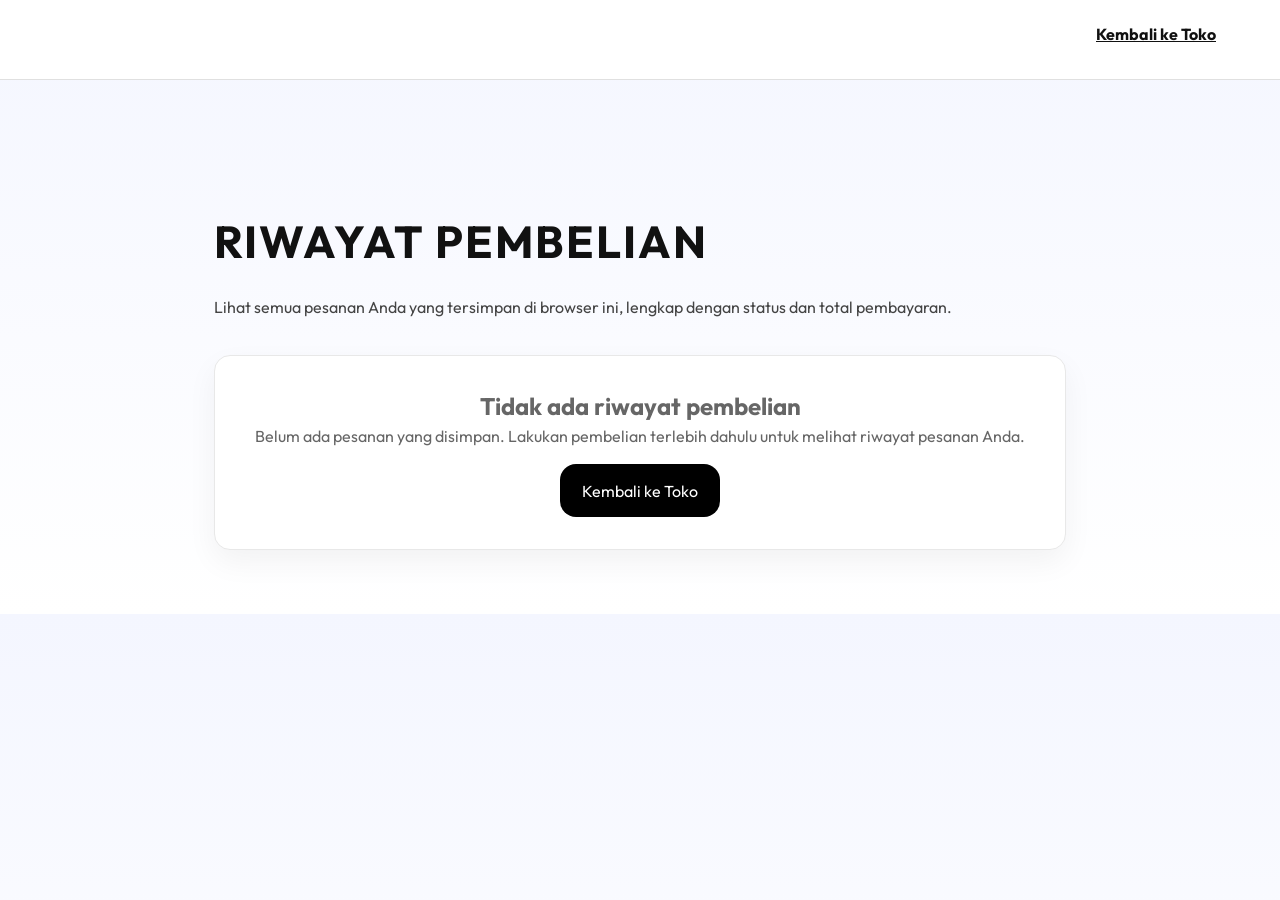
<file: history.html>
<!DOCTYPE html>
<html lang="id">
<head>
    <meta charset="UTF-8">
    <meta name="viewport" content="width=device-width, initial-scale=1.0">
    <title>Riwayat Pembelian | LUXE.M</title>
    <link rel="stylesheet" href="style.css">
    <link rel="stylesheet" href="https://cdnjs.cloudflare.com/ajax/libs/font-awesome/6.4.0/css/all.min.css">
    <link href="https://fonts.googleapis.com/css2?family=Outfit:wght@300;400;600;700&display=swap" rel="stylesheet">
</head>
<body>
    <header>
        <div class="nav-icons" style="position:absolute; right:4rem; top:1.4rem;">
            <a href="index.html" style="color:var(--text-main); font-weight:700;">Kembali ke Toko</a>
        </div>
    </header>
    <main style="padding: 8rem 4rem 4rem; max-width: 980px; margin: 0 auto;">
        <h1 style="font-size:2.8rem; margin-bottom:1rem; letter-spacing:2px; text-transform:uppercase;">Riwayat Pembelian</h1>
        <p style="font-size:1rem; line-height:2; color:#444; margin-bottom:2rem;">Lihat semua pesanan Anda yang tersimpan di browser ini, lengkap dengan status dan total pembayaran.</p>
        <section id="history-list"></section>
    </main>
    <script src="history.js"></script>
</body>
</html>
</file>
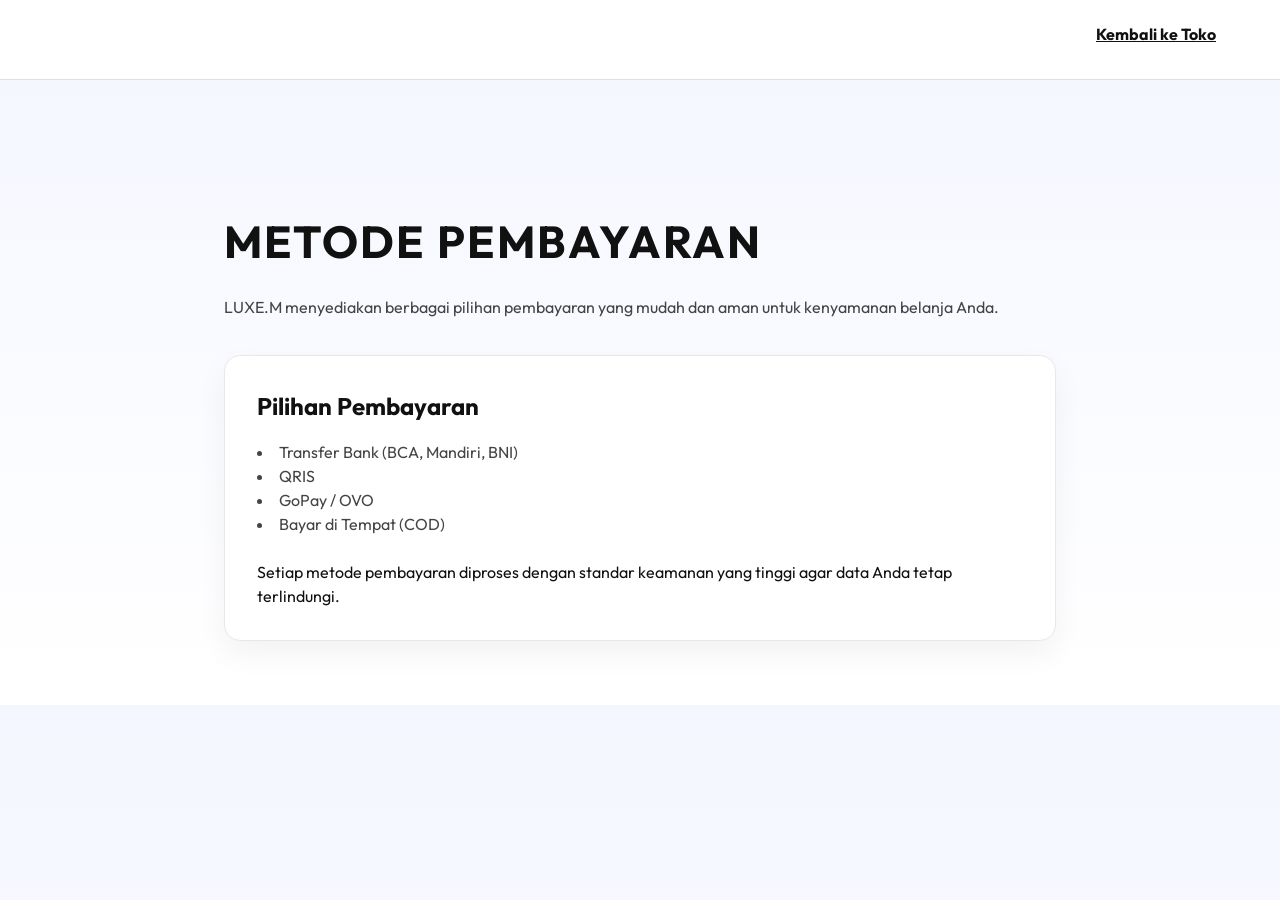
<file: payment.html>
<!DOCTYPE html>
<html lang="id">
<head>
    <meta charset="UTF-8">
    <meta name="viewport" content="width=device-width, initial-scale=1.0">
    <title>Metode Pembayaran | LUXE.M</title>
    <link rel="stylesheet" href="style.css">
    <link rel="stylesheet" href="https://cdnjs.cloudflare.com/ajax/libs/font-awesome/6.4.0/css/all.min.css">
    <link href="https://fonts.googleapis.com/css2?family=Outfit:wght@300;400;600;700&display=swap" rel="stylesheet">
</head>
<body>
    <header>
        <div class="nav-icons" style="position:absolute; right:4rem; top:1.4rem;">
            <a href="index.html" style="color:var(--text-main); font-weight:700;">Kembali ke Toko</a>
        </div>
    </header>
    <main style="padding: 8rem 4rem 4rem; max-width: 960px; margin: 0 auto;">
        <h1 style="font-size:2.8rem; margin-bottom:1rem; letter-spacing:2px; text-transform:uppercase;">Metode Pembayaran</h1>
        <p style="font-size:1rem; line-height:2; color:#444; margin-bottom:2rem;">LUXE.M menyediakan berbagai pilihan pembayaran yang mudah dan aman untuk kenyamanan belanja Anda.</p>
        <section style="background:white; border:1px solid #e8e8e8; border-radius:1rem; padding:2rem; box-shadow:0 12px 30px rgba(0,0,0,0.05);">
            <h2 style="font-size:1.5rem; margin-bottom:1rem;">Pilihan Pembayaran</h2>
            <ul style="list-style: disc inside; color:#444;">
                <li>Transfer Bank (BCA, Mandiri, BNI)</li>
                <li>QRIS</li>
                <li>GoPay / OVO</li>
                <li>Bayar di Tempat (COD)</li>
            </ul>
            <p style="margin-top:1.5rem;">Setiap metode pembayaran diproses dengan standar keamanan yang tinggi agar data Anda tetap terlindungi.</p>
        </section>
    </main>
</body>
</html>
</file>
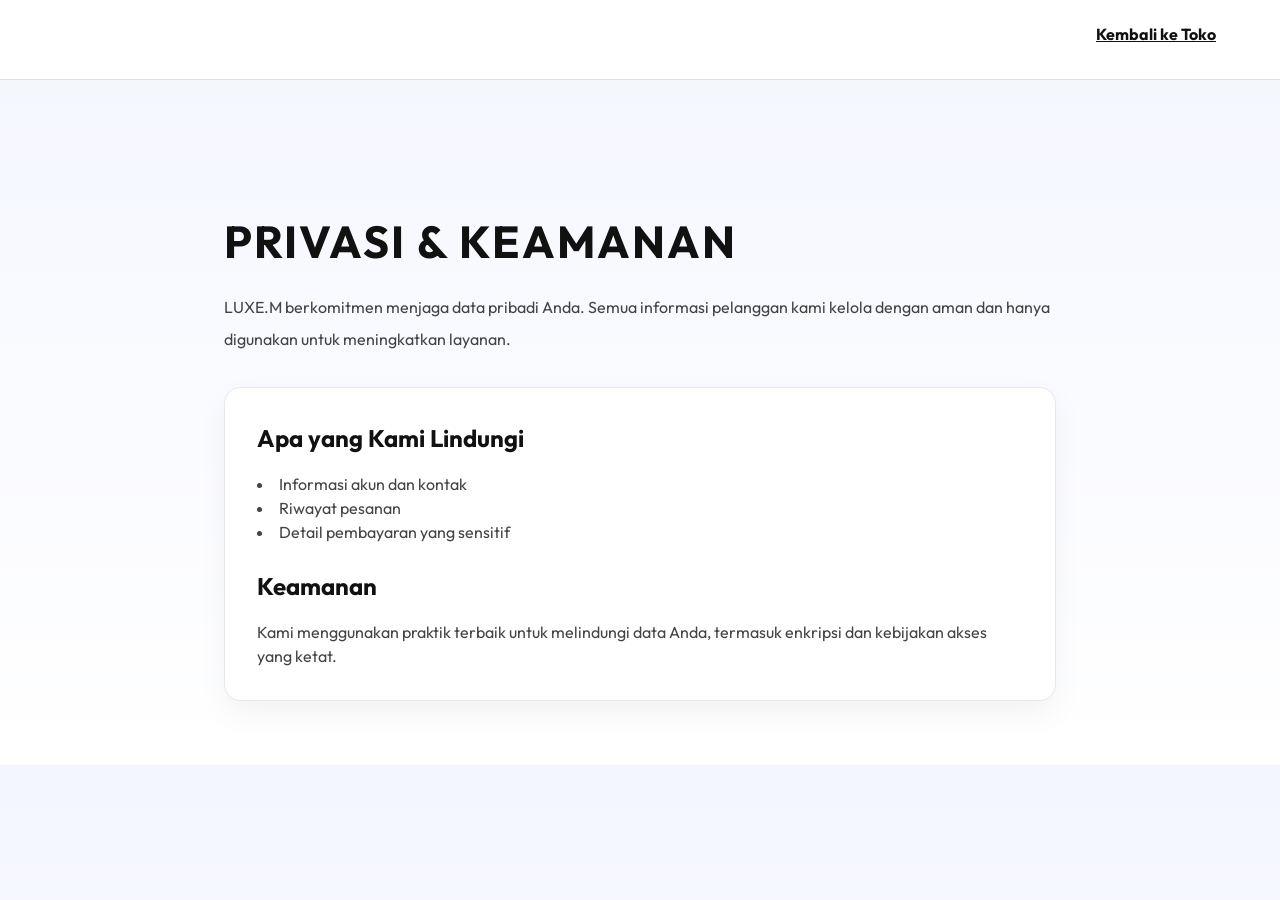
<file: privacy.html>
<!DOCTYPE html>
<html lang="id">
<head>
    <meta charset="UTF-8">
    <meta name="viewport" content="width=device-width, initial-scale=1.0">
    <title>Privasi & Keamanan | LUXE.M</title>
    <link rel="stylesheet" href="style.css">
    <link rel="stylesheet" href="https://cdnjs.cloudflare.com/ajax/libs/font-awesome/6.4.0/css/all.min.css">
    <link href="https://fonts.googleapis.com/css2?family=Outfit:wght@300;400;600;700&display=swap" rel="stylesheet">
</head>
<body>
    <header>
        <div class="nav-icons" style="position:absolute; right:4rem; top:1.4rem;">
            <a href="index.html" style="color:var(--text-main); font-weight:700;">Kembali ke Toko</a>
        </div>
    </header>
    <main style="padding: 8rem 4rem 4rem; max-width: 960px; margin: 0 auto;">
        <h1 style="font-size:2.8rem; margin-bottom:1rem; letter-spacing:2px; text-transform:uppercase;">Privasi & Keamanan</h1>
        <p style="font-size:1rem; line-height:2; color:#444; margin-bottom:2rem;">LUXE.M berkomitmen menjaga data pribadi Anda. Semua informasi pelanggan kami kelola dengan aman dan hanya digunakan untuk meningkatkan layanan.</p>
        <section style="background:white; border:1px solid #e8e8e8; border-radius:1rem; padding:2rem; box-shadow:0 12px 30px rgba(0,0,0,0.05);">
            <h2 style="font-size:1.5rem; margin-bottom:1rem;">Apa yang Kami Lindungi</h2>
            <ul style="list-style: disc inside; color:#444;">
                <li>Informasi akun dan kontak</li>
                <li>Riwayat pesanan</li>
                <li>Detail pembayaran yang sensitif</li>
            </ul>
            <h2 style="font-size:1.5rem; margin-bottom:1rem; margin-top:1.5rem;">Keamanan</h2>
            <p style="color:#444;">Kami menggunakan praktik terbaik untuk melindungi data Anda, termasuk enkripsi dan kebijakan akses yang ketat.</p>
        </section>
    </main>
</body>
</html>
</file>
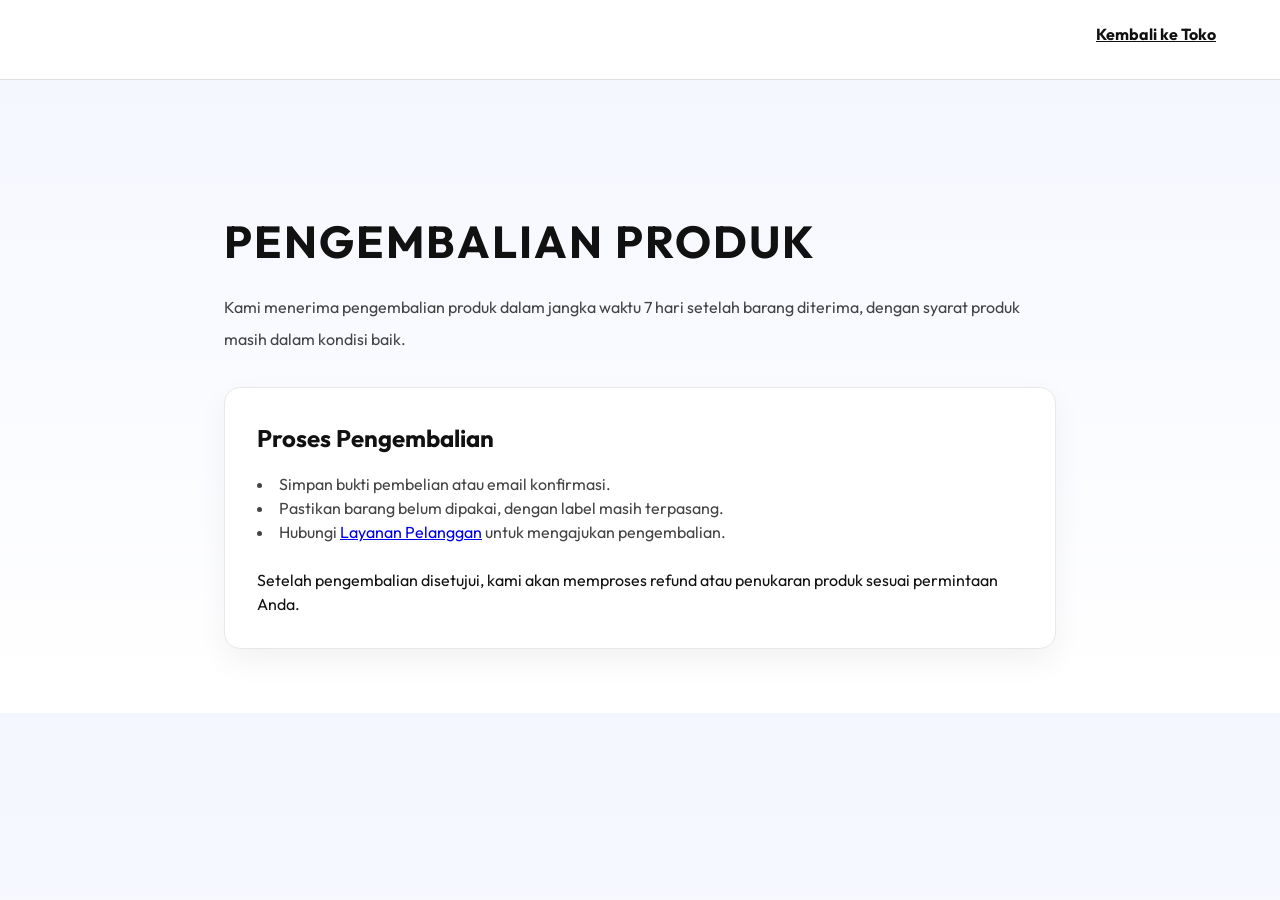
<file: returns.html>
<!DOCTYPE html>
<html lang="id">
<head>
    <meta charset="UTF-8">
    <meta name="viewport" content="width=device-width, initial-scale=1.0">
    <title>Pengembalian Produk | LUXE.M</title>
    <link rel="stylesheet" href="style.css">
    <link rel="stylesheet" href="https://cdnjs.cloudflare.com/ajax/libs/font-awesome/6.4.0/css/all.min.css">
    <link href="https://fonts.googleapis.com/css2?family=Outfit:wght@300;400;600;700&display=swap" rel="stylesheet">
</head>
<body>
    <header>
        <div class="nav-icons" style="position:absolute; right:4rem; top:1.4rem;">
            <a href="index.html" style="color:var(--text-main); font-weight:700;">Kembali ke Toko</a>
        </div>
    </header>
    <main style="padding: 8rem 4rem 4rem; max-width: 960px; margin: 0 auto;">
        <h1 style="font-size:2.8rem; margin-bottom:1rem; letter-spacing:2px; text-transform:uppercase;">Pengembalian Produk</h1>
        <p style="font-size:1rem; line-height:2; color:#444; margin-bottom:2rem;">Kami menerima pengembalian produk dalam jangka waktu 7 hari setelah barang diterima, dengan syarat produk masih dalam kondisi baik.</p>
        <section style="background:white; border:1px solid #e8e8e8; border-radius:1rem; padding:2rem; box-shadow:0 12px 30px rgba(0,0,0,0.05);">
            <h2 style="font-size:1.5rem; margin-bottom:1rem;">Proses Pengembalian</h2>
            <ul style="list-style: disc inside; color:#444;">
                <li>Simpan bukti pembelian atau email konfirmasi.</li>
                <li>Pastikan barang belum dipakai, dengan label masih terpasang.</li>
                <li>Hubungi <a href="contact.html">Layanan Pelanggan</a> untuk mengajukan pengembalian.</li>
            </ul>
            <p style="margin-top:1.5rem;">Setelah pengembalian disetujui, kami akan memproses refund atau penukaran produk sesuai permintaan Anda.</p>
        </section>
    </main>
</body>
</html>
</file>
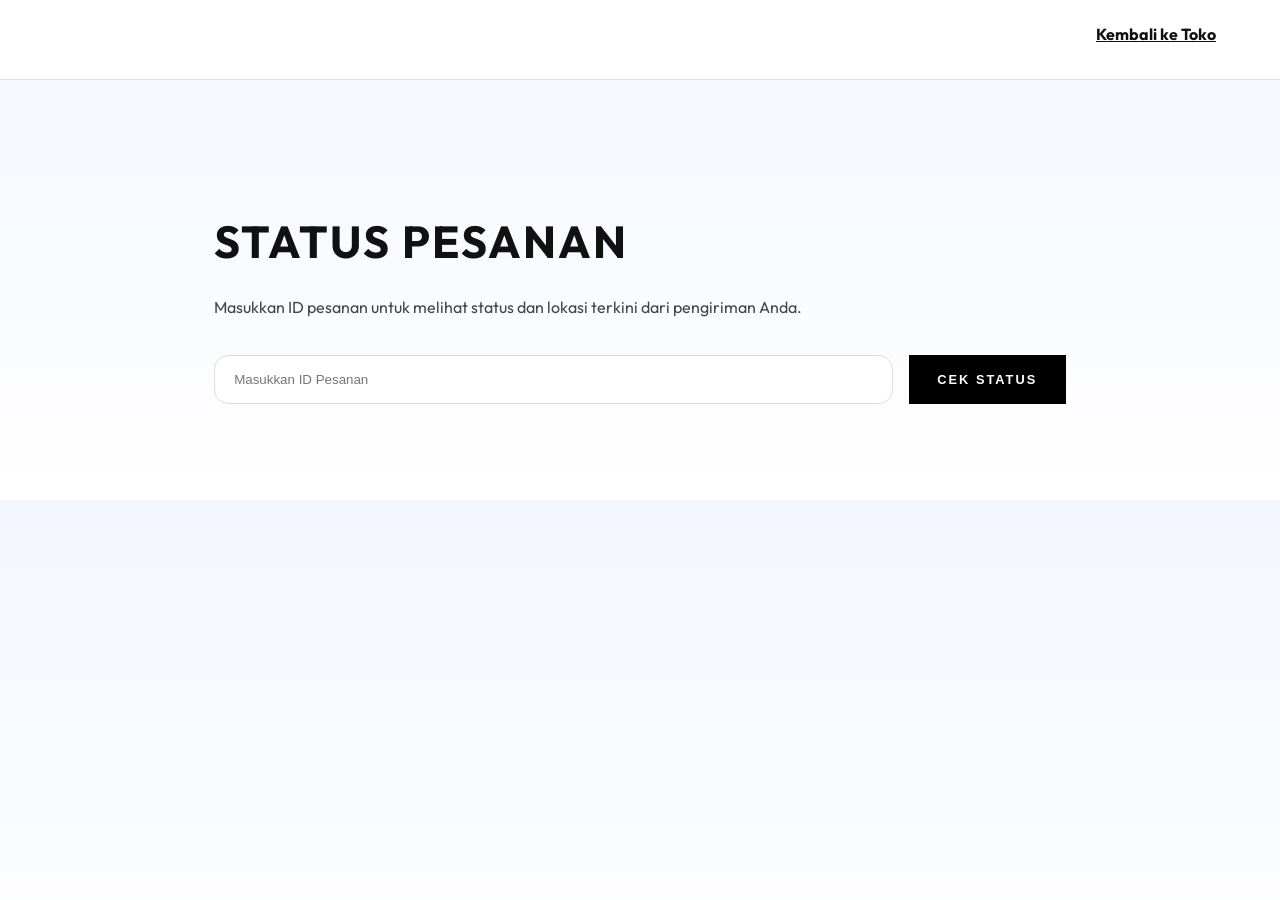
<file: status.html>
<!DOCTYPE html>
<html lang="id">
<head>
    <meta charset="UTF-8">
    <meta name="viewport" content="width=device-width, initial-scale=1.0">
    <title>Status Pesanan | LUXE.M</title>
    <link rel="stylesheet" href="style.css">
    <link rel="stylesheet" href="https://cdnjs.cloudflare.com/ajax/libs/font-awesome/6.4.0/css/all.min.css">
    <link href="https://fonts.googleapis.com/css2?family=Outfit:wght@300;400;600;700&display=swap" rel="stylesheet">
</head>
<body>
    <header>
        <div class="nav-icons" style="position:absolute; right:4rem; top:1.4rem;">
            <a href="index.html" style="color:var(--text-main); font-weight:700;">Kembali ke Toko</a>
        </div>
    </header>
    <main style="padding: 8rem 4rem 4rem; max-width: 980px; margin: 0 auto;">
        <h1 style="font-size:2.8rem; margin-bottom:1rem; letter-spacing:2px; text-transform:uppercase;">Status Pesanan</h1>
        <p style="font-size:1rem; line-height:2; color:#444; margin-bottom:2rem;">Masukkan ID pesanan untuk melihat status dan lokasi terkini dari pengiriman Anda.</p>
        <div style="display:flex; gap:1rem; flex-wrap:wrap; margin-bottom:2rem;">
            <input id="status-order-id" type="text" placeholder="Masukkan ID Pesanan" style="flex:1; padding:1rem 1.2rem; border:1px solid #ddd; border-radius:0.9rem;">
            <button id="status-check" class="btn" style="background:#000;color:#fff; border:none; padding:1rem 1.8rem;">Cek Status</button>
        </div>
        <div id="status-result"></div>
    </main>
    <script src="status.js"></script>
</body>
</html>
</file>
<file: style.css>
@import url('https://fonts.googleapis.com/css2?family=Outfit:wght@300;400;600;700&display=swap');

:root {
    --primary: #000000;
    --secondary: #ffffff;
    --accent: #222222;
    --text-main: #111111;
    --text-muted: #666666;
    --bg-light: #f9f9f9;
    --border: #e0e0e0;
    --transition: all 0.4s cubic-bezier(0.165, 0.84, 0.44, 1);
    --nav-height: 80px;
}

* {
    margin: 0;
    padding: 0;
    box-sizing: border-box;
}

body {
    font-family: 'Outfit', sans-serif;
    color: var(--text-main);
    background: linear-gradient(180deg, #f4f6ff 0%, #ffffff 100%);
    line-height: 1.5;
    margin: 0;
    padding-top: var(--nav-height);
    -webkit-font-smoothing:antialiased;
    -moz-osx-font-smoothing:grayscale;
}

img {
    max-width: 100%;
    display: block;
}
/* Header & Nav */
header {
    height: var(--nav-height);
    background: rgba(255, 255, 255, 0.95);
    backdrop-filter: blur(10px);
    border-bottom: 1px solid var(--border);
    position: fixed;
    top: 0;
    width: 100%;
    display: flex;
    align-items: center;
    padding: 0 4rem;
    justify-content: space-between;
    z-index: 1000;
}

.nav-links li a:hover {
    color: var(--text-muted);
}

.logo {
    font-size: 1.8rem;
    font-weight: 700;
    letter-spacing: -1px;
    position: absolute;
    left: 50%;
    transform: translateX(-50%);
    color: var(--primary);
    text-decoration: none;
    cursor: pointer;
}

/* Active nav link */
.nav-cat.active-nav {
    border-bottom: 2px solid var(--primary);
    padding-bottom: 2px;
}

.nav-icons {
    display: flex;
    gap: 1.5rem;
    align-items: center;
}

.cart-icon-wrapper {
    position: relative;
    cursor: pointer;
}

.cart-count {
    position: absolute;
    top: -8px;
    right: -10px;
    background: var(--primary);
    color: white;
    font-size: 0.65rem;
    width: 18px;
    height: 18px;
    border-radius: 50%;
    display: flex;
    align-items: center;
    justify-content: center;
    font-weight: 700;
}

.nav-icons i {
    font-size: 1.2rem;
    cursor: pointer;
    transition: var(--transition);
}

.nav-icons i:hover {
    transform: translateY(-2px);
}

/* Overlays & Modals */
.overlay, .modal, .drawer-overlay {
    position: fixed;
    top: 0;
    left: 0;
    width: 100%;
    height: 100%;
    background: rgba(0, 0, 0, 0.8);
    display: flex;
    align-items: center;
    justify-content: center;
    z-index: 2000;
    opacity: 0;
    visibility: hidden;
    transition: var(--transition);
}

.overlay.active, .modal.active {
    opacity: 1;
    visibility: visible;
}

/* Search Overlay */
.search-container {
    width: 80%;
    max-width: 800px;
    position: relative;
}

.search-container input {
    width: 100%;
    background: transparent;
    border: none;
    border-bottom: 2px solid white;
    padding: 1rem 0;
    font-size: 2rem;
    color: white;
    outline: none;
    font-family: inherit;
}

.close-overlay {
    position: absolute;
    right: 0;
    top: 50%;
    transform: translateY(-50%);
    color: white;
    font-size: 2.5rem;
    cursor: pointer;
}

/* Modal */
.modal-content {
    background: white;
    padding: 3rem;
    width: 90%;
    max-width: 450px;
    position: relative;
    text-align: center;
}

.modal-content h2 { margin-bottom: 1rem; }
.modal-content p { color: var(--text-muted); margin-bottom: 2rem; }
.modal-content input {
    width: 100%;
    padding: 1rem;
    margin-bottom: 1rem;
    border: 1px solid var(--border);
    font-family: inherit;
}

.close-modal {
    position: absolute;
    top: 1.5rem;
    right: 1.5rem;
    cursor: pointer;
    font-size: 1.2rem;
}

/* Drawer (Cart) */
.drawer {
    position: fixed;
    top: 0;
    right: -400px;
    width: 400px;
    height: 100%;
    background: white;
    z-index: 3000;
    transition: var(--transition);
    display: flex;
    flex-direction: column;
}

.drawer.active {
    right: 0;
    box-shadow: -10px 0 30px rgba(0,0,0,0.1);
}

.drawer-header {
    padding: 2rem;
    border-bottom: 1px solid var(--border);
    display: flex;
    justify-content: space-between;
    align-items: center;
}

.drawer-body {
    flex: 1;
    overflow-y: auto;
    padding: 2rem;
}

.drawer-footer {
    padding: 2rem;
    border-top: 1px solid var(--border);
}

.drawer-footer .total {
    display: flex;
    justify-content: space-between;
    font-weight: 700;
    font-size: 1.2rem;
    margin-bottom: 1.5rem;
}

.cart-item {
    display: flex;
    gap: 1rem;
    margin-bottom: 1.5rem;
    align-items: center;
}

.cart-item img {
    width: 70px;
    height: 90px;
    object-fit: cover;
}

.cart-item-info { flex: 1; }
.cart-item-info h5 { font-size: 0.9rem; margin-bottom: 2px; }
.cart-item-info p { font-size: 0.8rem; color: var(--text-muted); }
.remove-item {
    font-size: 0.8rem;
    text-decoration: underline;
    cursor: pointer;
    color: #cc0000;
    margin-top: 5px;
}

/* Hero Section */
.hero {
    margin-top: var(--nav-height);
    height: 80vh;
    width: 100%;
    position: relative;
    overflow: hidden;
}

.hero-img {
    width: 100%;
    height: 100%;
    object-fit: cover;
    filter: brightness(0.9);
}

.hero-content {
    position: absolute;
    bottom: 15%;
    left: 6%;
    color: var(--secondary);
    max-width: 500px;
}

.hero-content h1 {
    font-size: 4rem;
    font-weight: 700;
    line-height: 1.1;
    margin-bottom: 1.5rem;
}

.btn {
    display: inline-block;
    padding: 1rem 2.5rem;
    background: var(--secondary);
    color: var(--primary);
    font-weight: 700;
    font-size: 0.8rem;
    text-transform: uppercase;
    letter-spacing: 2px;
    border: 1px solid var(--secondary);
    cursor: pointer;
    transition: var(--transition);
}

.btn:hover {
    background: transparent;
    color: var(--secondary);
}

/* Section Title */
.section {
    padding: 6rem 4rem;
}

.section-title {
    font-size: 2rem;
    font-weight: 700;
    margin-bottom: 3rem;
    display: flex;
    align-items: center;
    justify-content: space-between;
}

.section-title a {
    font-size: 0.9rem;
    text-transform: uppercase;
    letter-spacing: 1px;
    font-weight: 400;
    color: var(--text-muted);
}

/* Categories Section */
.categories-grid {
    display: grid;
    grid-template-columns: repeat(3, 1fr);
    gap: 2rem;
}

.cat-card {
    height: 600px;
    position: relative;
    overflow: hidden;
    cursor: pointer;
}

.cat-card img {
    width: 100%;
    height: 100%;
    object-fit: cover;
    transition: var(--transition);
}

.cat-card:hover img {
    transform: scale(1.05);
}

.cat-label {
    position: absolute;
    bottom: 2rem;
    left: 2rem;
    background: var(--secondary);
    padding: 0.8rem 1.5rem;
    font-weight: 700;
    text-transform: uppercase;
    font-size: 0.8rem;
    letter-spacing: 1px;
}

/* Product Grid */
.product-grid {
    display: grid;
    grid-template-columns: repeat(auto-fill, minmax(280px, 1fr));
    gap: 3rem 2rem;
}

.product-card {
    position: relative;
}

.product-img-wrapper {
    height: 400px;
    background: var(--bg-light);
    overflow: hidden;
    margin-bottom: 1rem;
    position: relative;
}

.product-actions {
    position: absolute;
    bottom: -50px;
    left: 0;
    width: 100%;
    padding: 1rem;
    background: rgba(255, 255, 255, 0.9);
    transition: var(--transition);
}

.product-card:hover .product-actions {
    bottom: 0;
}

.product-actions button {
    width: 100%;
    padding: 0.8rem;
    background: var(--primary);
    color: white;
    border: none;
    font-weight: 700;
    text-transform: uppercase;
    font-size: 0.75rem;
    letter-spacing: 1px;
    cursor: pointer;
}

.wishlist-toggle {
    position: absolute;
    top: 1rem;
    right: 1rem;
    background: white;
    width: 35px;
    height: 35px;
    border-radius: 50%;
    display: flex;
    align-items: center;
    justify-content: center;
    cursor: pointer;
    box-shadow: 0 4px 10px rgba(0,0,0,0.1);
    transition: var(--transition);
    z-index: 5;
}

.wishlist-toggle.active {
    color: #e74c3c;
    background: white;
}

.wishlist-toggle:hover {
    transform: scale(1.1);
}

.product-img-wrapper img {
    width: 100%;
    height: 100%;
    object-fit: cover;
    transition: var(--transition);
}

.product-card:hover .product-img-wrapper img {
    transform: scale(1.03);
}

.product-info {
    text-align: left;
}

.brand {
    text-transform: uppercase;
    font-size: 0.75rem;
    font-weight: 700;
    letter-spacing: 1px;
    margin-bottom: 0.3rem;
}

.product-name {
    font-size: 0.95rem;
    color: var(--text-muted);
    margin-bottom: 0.5rem;
}

.price {
    font-weight: 700;
    font-size: 1.1rem;
}

/* Footer */
footer {
    background: var(--primary);
    color: var(--secondary);
    padding: 6rem 4rem;
}

.footer-grid {
    display: grid;
    grid-template-columns: repeat(4, 1fr);
    gap: 4rem;
}

.footer-col h4 {
    margin-bottom: 2rem;
    text-transform: uppercase;
    letter-spacing: 2px;
    font-size: 0.9rem;
}

.footer-col ul li {
    margin-bottom: 1rem;
    font-size: 0.85rem;
    color: #999;
    cursor: pointer;
}

.footer-col ul li:hover {
    color: var(--secondary);
}

.newsletter input {
    width: 100%;
    padding: 1rem;
    background: #1a1a1a;
    border: 1px solid #333;
    color: var(--secondary);
    margin-bottom: 1rem;
    font-family: inherit;
}

.bottom-footer {
    margin-top: 6rem;
    padding-top: 2rem;
    border-top: 1px solid #333;
    display: flex;
    justify-content: space-between;
    align-items: center;
    font-size: 0.8rem;
    color: #666;
}

/* Animations */
@keyframes fadeInUp {
    from { opacity: 0; transform: translateY(30px); }
    to   { opacity: 1; transform: translateY(0); }
}

@keyframes slideUp {
    from { opacity: 0; transform: translateX(-50%) translateY(20px); }
    to   { opacity: 1; transform: translateX(-50%) translateY(0); }
}

.animate {
    animation: fadeInUp 0.8s ease forwards;
}

/* Drawer Backdrop */
.drawer-backdrop {
    position: fixed;
    inset: 0;
    background: rgba(0,0,0,0.4);
    z-index: 2999;
    opacity: 0;
    visibility: hidden;
    transition: var(--transition);
}

.drawer-backdrop.active {
    opacity: 1;
    visibility: visible;
}

/* Modal footer link */
.modal-footer { font-size: 0.85rem; }
.modal-footer a { font-weight: 700; text-decoration: underline; }

/* Add-to-cart hover button */
.product-actions button:hover {
    background: #333;
}

/* Mobile Responsive */
@media (max-width: 1024px) {
    header { padding: 0 2rem; }
    .nav-links { display: none; }
    .categories-grid { grid-template-columns: 1fr; }
    .hero-content h1 { font-size: 3rem; }
    .footer-grid { grid-template-columns: 1fr 1fr; }
}

@media (max-width: 768px) {
    .section { padding: 4rem 2rem; }
    .hero-content { left: 5%; bottom: 10%; }
    .footer-grid { grid-template-columns: 1fr; }
    .section-title { flex-direction: column; align-items: flex-start; gap: 1rem; }
}

/* ===========================
   HERO TAG
=========================== */
.hero-tag {
    display: inline-block;
    background: rgba(255,255,255,0.2);
    border: 1px solid rgba(255,255,255,0.5);
    color: white;
    font-size: 0.7rem;
    text-transform: uppercase;
    letter-spacing: 3px;
    padding: 0.4rem 1rem;
    margin-bottom: 1.2rem;
    backdrop-filter: blur(4px);
}

/* ===========================
   FILTER TABS
=========================== */
.filter-tabs {
    display: flex;
    gap: 0.5rem;
    flex-wrap: wrap;
}

.filter-tab {
    padding: 0.5rem 1.2rem;
    border: 1.5px solid var(--border);
    background: transparent;
    font-family: 'Outfit', sans-serif;
    font-size: 0.8rem;
    font-weight: 600;
    text-transform: uppercase;
    letter-spacing: 1px;
    cursor: pointer;
    transition: var(--transition);
    color: var(--text-muted);
}

.filter-tab:hover,
.filter-tab.active {
    background: var(--primary);
    color: white;
    border-color: var(--primary);
}

/* ===========================
   SEARCH OVERLAY UPDATES
=========================== */
.search-container {
    display: flex;
    align-items: center;
    gap: 1rem;
    width: 80%;
    max-width: 800px;
    position: relative;
}

.search-container input {
    flex: 1;
    background: transparent;
    border: none;
    border-bottom: 2px solid rgba(255,255,255,0.6);
    padding: 0.8rem 0;
    font-size: 1.8rem;
    color: white;
    outline: none;
    font-family: 'Outfit', sans-serif;
}

.search-container input::placeholder { color: rgba(255,255,255,0.4); }

#search-results {
    position: absolute;
    top: calc(100% + 1.5rem);
    left: 0;
    width: 100%;
    background: white;
    max-height: 400px;
    overflow-y: auto;
}

.search-result-item {
    display: flex;
    gap: 1rem;
    align-items: center;
    padding: 1rem 1.5rem;
    cursor: pointer;
    transition: background 0.2s;
    border-bottom: 1px solid #f0f0f0;
}

.search-result-item:hover { background: #f7f7f7; }

.search-result-item img {
    width: 55px;
    height: 65px;
    object-fit: cover;
}

.sr-brand { font-size: 0.7rem; text-transform: uppercase; letter-spacing: 1px; color: #999; }
.sr-name  { font-size: 0.9rem; font-weight: 600; margin: 2px 0; }
.sr-price { font-size: 0.85rem; font-weight: 700; }

.search-no-result {
    color: rgba(255,255,255,0.6);
    font-size: 1rem;
    margin-top: 1.5rem;
}

/* ===========================
   LOGIN MODAL EXTRAS
=========================== */
.modal-logo {
    font-size: 1.8rem;
    font-weight: 700;
    letter-spacing: -1px;
    margin-bottom: 1.5rem;
}

.modal-btn {
    width: 100%;
    height: 52px;
    background: var(--primary) !important;
    color: white !important;
    border: none !important;
    justify-content: center;
    display: flex;
    align-items: center;
    font-family: 'Outfit', sans-serif;
}

.forgot {
    text-align: right;
    margin-bottom: 1.5rem;
    font-size: 0.8rem;
}

.forgot a { color: var(--text-muted); text-decoration: underline; }

/* ===========================
   FOOTER SOCIALS HOVER
=========================== */
.socials i {
    margin-left: 1.5rem;
    cursor: pointer;
    font-size: 1.2rem;
    transition: var(--transition);
}

.socials i:hover { color: #ccc; transform: translateY(-2px); }

/* ===========================
   ADMIN PAGE STYLES
=========================== */
.admin-page {
    padding: 6rem 4rem 4rem;
    max-width: 1200px;
    margin: 0 auto;
}
.admin-header {
    display: flex;
    align-items: center;
    justify-content: space-between;
    gap: 1rem;
    margin-bottom: 2.5rem;
}
.admin-header h1 {
    font-size: 2.4rem;
    font-weight: 700;
}
.admin-header .btn-back-home {
    background: #000;
    color: white;
    border: none;
    padding: 1rem 1.5rem;
    border-radius: 0.8rem;
    cursor: pointer;
    text-transform: uppercase;
    letter-spacing: 1px;
}
.admin-top {
    display: grid;
    grid-template-columns: repeat(2, minmax(0,1fr));
    gap: 1.5rem;
    margin-bottom: 2rem;
}
.admin-card {
    background: white;
    border: 1px solid #e8e8e8;
    padding: 1.8rem;
    border-radius: 1rem;
    box-shadow: 0 12px 30px rgba(0,0,0,0.04);
}
.admin-card h3 {
    margin-bottom: 1rem;
    font-size: 0.9rem;
    color: #777;
    text-transform: uppercase;
    letter-spacing: 1px;
}
.admin-card p {
    font-size: 2rem;
    font-weight: 700;
    margin: 0;
}
.admin-controls {
    display: flex;
    gap: 1rem;
    flex-wrap: wrap;
    align-items: flex-end;
    margin-bottom: 1.5rem;
}
.admin-controls input,
.admin-controls select {
    flex: 1 1 240px;
    min-width: 220px;
    padding: 1rem 1.1rem;
    border: 1px solid #ddd;
    border-radius: 0.85rem;
    background: white;
}
.admin-controls button {
    padding: 1rem 1.4rem;
    border: none;
    background: #000;
    color: white;
    border-radius: 0.9rem;
    font-weight: 700;
    cursor: pointer;
    text-transform: uppercase;
}
.admin-table {
    width: 100%;
    border-collapse: collapse;
    background: white;
    border: 1px solid #eaeaea;
    border-radius: 1rem;
    overflow: hidden;
    margin-bottom: 2rem;
}
.admin-table th,
.admin-table td {
    padding: 1rem 1rem;
    border-bottom: 1px solid #f3f3f3;
    text-align: left;
    font-size: 0.95rem;
}
.admin-table th {
    background: #fafafa;
    color: #555;
    font-weight: 700;
    text-transform: uppercase;
    letter-spacing: 0.5px;
}
.admin-table tr:hover {
    background: #fcfcfc;
}
.admin-table td img {
    width: 90px;
    height: 60px;
    object-fit: cover;
    border-radius: 0.75rem;
}
.admin-action {
    display: flex;
    gap: 0.5rem;
}
.admin-action button {
    border: none;
    border-radius: 0.75rem;
    padding: 0.6rem 0.9rem;
    cursor: pointer;
    font-size: 0.82rem;
    font-weight: 700;
}
.admin-action .btn-delete {
    background: #e74c3c;
    color: white;
}
.admin-form {
    background: white;
    border: 1px solid #eaeaea;
    border-radius: 1rem;
    padding: 2rem;
    box-shadow: 0 12px 30px rgba(0,0,0,0.04);
}
.admin-form h3 {
    margin-bottom: 1.25rem;
}
.admin-form-row {
    display: grid;
    grid-template-columns: repeat(2, minmax(0,1fr));
    gap: 1rem;
}
.admin-form-row input,
.admin-form-row select,
.admin-form-row input[type="file"] {
    width: 100%;
    padding: 1rem 1rem;
    border: 1px solid #ddd;
    border-radius: 0.85rem;
    background: white;
}
.admin-form-row input[type="file"] {
    padding: 0.75rem 1rem;
}
.admin-file-help {
    display: inline-flex;
    align-items: center;
    justify-content: center;
    padding: 1rem;
    border-radius: 0.85rem;
    border: 1px dashed #cbd5e1;
    color: #475569;
    font-size: 0.95rem;
    background: #f8fafc;
}
.admin-form button {
    margin-top: 1rem;
    padding: 1rem 1.4rem;
    background: #111827;
    color: white;
    border: none;
    border-radius: 0.9rem;
    text-transform: uppercase;
    font-weight: 700;
    cursor: pointer;
}
.admin-form button:hover {
    transform: translateY(-1px);
}
.admin-note {
    margin-top: 1rem;
    color: #666;
    font-size: 0.9rem;
}
.admin-panel-top {
    margin-bottom: 2rem;
}
.admin-welcome-card {
    display: flex;
    justify-content: space-between;
    gap: 2rem;
    padding: 2rem;
    border-radius: 1.25rem;
    background: linear-gradient(135deg, #2f327d, #4f55c4);
    color: white;
    box-shadow: 0 24px 60px rgba(47, 50, 125, 0.12);
}
.admin-welcome-card .eyebrow {
    margin-bottom: 0.75rem;
    color: rgba(255,255,255,0.75);
    text-transform: uppercase;
    letter-spacing: 1.5px;
    font-size: 0.8rem;
}
.admin-welcome-card h2 {
    font-size: 2.2rem;
    margin-bottom: 1rem;
}
.admin-welcome-text {
    max-width: 600px;
    line-height: 1.8;
    color: rgba(255,255,255,0.85);
}
.admin-quick-actions {
    display: flex;
    gap: 1rem;
    flex-wrap: wrap;
    align-items: center;
}
.btn-accent {
    background: #ff5f8f;
    color: white;
    border: 1px solid transparent;
}
.btn-secondary {
    background: rgba(255,255,255,0.16);
    color: white;
    border: 1px solid rgba(255,255,255,0.32);
}
.btn-outline {
    background: transparent;
    color: white;
    border: 1px solid rgba(255,255,255,0.5);
}
.btn-accent:hover,
.btn-secondary:hover,
.btn-outline:hover {
    opacity: 0.95;
}
.admin-image-preview-card {
    display: flex;
    flex-direction: column;
    gap: 0.75rem;
    padding: 1rem;
    border: 1px solid #e5e7eb;
    background: #f8fafc;
    border-radius: 1rem;
    max-width: 320px;
}
.admin-image-preview-card span {
    font-size: 0.85rem;
    color: #555;
    font-weight: 700;
}
.admin-image-preview-card img {
    width: 100%;
    min-height: 180px;
    object-fit: contain;
    border-radius: 1rem;
    border: 1px solid #e5e7eb;
    background: white;
}
.activity-list {
    padding: 0;
    margin: 0;
    list-style: none;
}
.activity-item {
    display: flex;
    justify-content: space-between;
    gap: 1rem;
    padding: 1rem 1.2rem;
    border-bottom: 1px solid #f1f5f9;
    transition: background 0.25s ease;
}
.activity-item:hover {
    background: #f8fafc;
}
.activity-item strong {
    display: block;
    margin-bottom: 0.35rem;
}
.activity-item time {
    color: #7c8a99;
    font-size: 0.85rem;
}
.admin-status-pill {
    display: inline-flex;
    align-items: center;
    justify-content: center;
    padding: 0.45rem 0.9rem;
    border-radius: 999px;
    font-size: 0.82rem;
    font-weight: 700;
    text-transform: uppercase;
    letter-spacing: 0.5px;
}
.status-pill--processing {
    color: #b45309;
    background: rgba(251,191,36,0.16);
}
.status-pill--completed {
    color: #047857;
    background: rgba(16,185,129,0.16);
}
.status-pill--pending {
    color: #1d4ed8;
    background: rgba(59,130,246,0.16);
}
.admin-page {
    padding: 6rem 4rem 4rem;
    max-width: 1400px;
    margin: 0 auto;
    background: linear-gradient(180deg, #eef2ff 0%, #ffffff 100%);
}
.admin-table th {
    background: rgba(79,85,196,0.08);
}
.admin-table td {
    vertical-align: middle;
}
.admin-table td img {
    width: 100px;
    height: 70px;
}
.admin-header {
    align-items: flex-start;
}
.admin-header h1 {
    font-size: 2.6rem;
}
.admin-header .btn-back-home {
    min-width: 180px;
}
@media (max-width: 900px) {
    .admin-top,
    .admin-form-row {
        grid-template-columns: 1fr;
    }
    .admin-controls {
        flex-direction: column;
        align-items: stretch;
    }
    .admin-header {
        flex-direction: column;
        align-items: flex-start;
    }
}
</file>
<file: checkout.css>
/* ===========================
   CHECKOUT PAGE STYLES
   =========================== */

* { box-sizing: border-box; margin: 0; padding: 0; }

body {
    font-family: 'Outfit', sans-serif;
    background: #f7f7f7;
    color: #111;
}

header {
    height: 70px;
    background: white;
    display: flex;
    align-items: center;
    padding: 0 4rem;
    position: sticky;
    top: 0;
    z-index: 100;
}

.logo {
    font-size: 1.6rem;
    font-weight: 700;
    letter-spacing: -1px;
    text-decoration: none;
    color: #000;
}

/* Progress Steps */
.steps {
    display: flex;
    align-items: center;
    margin-bottom: 3rem;
    gap: 0;
}

.step {
    display: flex;
    flex-direction: column;
    align-items: center;
    gap: 0.4rem;
    opacity: 0.4;
    transition: opacity 0.3s;
}

.step.active {
    opacity: 1;
}

.step-circle {
    width: 36px;
    height: 36px;
    border-radius: 50%;
    background: #e0e0e0;
    color: #666;
    display: flex;
    align-items: center;
    justify-content: center;
    font-weight: 700;
    font-size: 0.9rem;
    transition: all 0.3s;
}

.step.active .step-circle {
    background: #000;
    color: white;
}

.step.done .step-circle {
    background: #27ae60;
    color: white;
}

.step.done {
    opacity: 1;
}

.step span {
    font-size: 0.75rem;
    text-transform: uppercase;
    letter-spacing: 1px;
    font-weight: 600;
}

.step-line {
    flex: 1;
    height: 2px;
    background: #e0e0e0;
    margin-bottom: 1.4rem;
}

/* Layout */
.checkout-main {
    display: grid;
    grid-template-columns: 1fr 400px;
    gap: 2rem;
    max-width: 1200px;
    margin: 2rem auto;
    padding: 0 2rem;
    align-items: start;
}

/* Left - Forms */
.checkout-left {
    background: white;
    padding: 2.5rem;
    border: 1px solid #e0e0e0;
}

.checkout-step {
    display: none;
}

.checkout-step.active-step {
    display: block;
}

.step-title {
    font-size: 1.5rem;
    font-weight: 700;
    margin-bottom: 2rem;
    padding-bottom: 1rem;
    border-bottom: 1px solid #f0f0f0;
}

/* Form Groups */
.form-group {
    margin-bottom: 1.5rem;
}

.form-group label {
    display: block;
    font-size: 0.8rem;
    font-weight: 700;
    text-transform: uppercase;
    letter-spacing: 1px;
    margin-bottom: 0.5rem;
    color: #444;
}

.form-group input,
.form-group textarea,
.form-group select {
    width: 100%;
    padding: 0.9rem 1rem;
    border: 1.5px solid #e0e0e0;
    font-family: 'Outfit', sans-serif;
    font-size: 0.95rem;
    background: white;
    outline: none;
    transition: border-color 0.2s;
}

.form-group input:focus,
.form-group textarea:focus,
.form-group select:focus {
    border-color: #000;
}

.form-row {
    display: grid;
    grid-template-columns: 1fr 1fr;
    gap: 1rem;
}

/* Shipping Options */
.shipping-options {
    display: flex;
    flex-direction: column;
    gap: 0.75rem;
    margin-bottom: 2rem;
}

.shipping-option {
    cursor: pointer;
}

.shipping-option input[type="radio"] {
    display: none;
}

.shipping-label {
    display: flex;
    justify-content: space-between;
    align-items: center;
    padding: 1rem 1.2rem;
    border: 1.5px solid #e0e0e0;
    transition: all 0.2s;
}

.shipping-label p {
    font-size: 0.8rem;
    color: #888;
    margin-top: 2px;
}

.shipping-option input:checked + .shipping-label {
    border-color: #000;
    background: #fafafa;
}

/* Payment Methods */
.payment-methods {
    display: flex;
    flex-direction: column;
    gap: 0.75rem;
    margin-bottom: 1.5rem;
}

.payment-option {
    cursor: pointer;
}

.payment-option input[type="radio"] {
    display: none;
}

.payment-label {
    display: flex;
    align-items: center;
    gap: 1rem;
    padding: 1rem 1.2rem;
    border: 1.5px solid #e0e0e0;
    font-weight: 600;
    transition: all 0.2s;
    font-size: 0.95rem;
}

.payment-label i {
    font-size: 1.2rem;
    width: 24px;
    text-align: center;
}

.payment-option input:checked + .payment-label {
    border-color: #000;
    background: #fafafa;
}

/* Payment Detail Box */
.payment-detail {
    background: #f7f7f7;
    padding: 1.5rem;
    border-left: 3px solid #000;
    margin-bottom: 1.5rem;
}

.bank-info {
    display: flex;
    justify-content: space-between;
    margin: 0.5rem 0;
    font-size: 0.9rem;
}

.note {
    font-size: 0.8rem;
    color: #e67e22;
    margin-top: 0.8rem;
}

/* Buttons */
.btn-next, .btn-place-order {
    background: #000;
    color: white;
    border: none;
    padding: 1rem 2rem;
    font-family: 'Outfit', sans-serif;
    font-weight: 700;
    font-size: 0.85rem;
    text-transform: uppercase;
    letter-spacing: 1.5px;
    cursor: pointer;
    transition: all 0.3s;
    display: inline-flex;
    align-items: center;
    gap: 0.5rem;
    margin-top: 2rem;
}

.btn-next:hover, .btn-place-order:hover {
    background: #333;
    transform: translateY(-1px);
}

.btn-back {
    background: transparent;
    border: 1.5px solid #000;
    padding: 1rem 1.5rem;
    font-family: 'Outfit', sans-serif;
    font-weight: 600;
    font-size: 0.85rem;
    text-transform: uppercase;
    letter-spacing: 1px;
    cursor: pointer;
    transition: all 0.3s;
    display: inline-flex;
    align-items: center;
    gap: 0.5rem;
    margin-top: 2rem;
}

.btn-back:hover {
    background: #f0f0f0;
}

.btn-row {
    display: flex;
    justify-content: space-between;
    align-items: center;
}

/* Right - Order Summary */
.checkout-right {
    position: sticky;
    top: 90px;
}

.summary-box {
    background: white;
    border: 1px solid #e0e0e0;
    padding: 2rem;
}

.summary-box h3 {
    font-size: 1.1rem;
    font-weight: 700;
    text-transform: uppercase;
    letter-spacing: 1.5px;
    margin-bottom: 1.5rem;
    padding-bottom: 1rem;
    border-bottom: 1px solid #f0f0f0;
}

.summary-item {
    display: flex;
    gap: 1rem;
    margin-bottom: 1rem;
    align-items: center;
}

.summary-item img {
    width: 60px;
    height: 75px;
    object-fit: cover;
}

.summary-item-info {
    flex: 1;
}

.summary-item-info small {
    font-size: 0.7rem;
    text-transform: uppercase;
    color: #888;
    letter-spacing: 1px;
}

.summary-item-info p {
    font-size: 0.85rem;
    font-weight: 600;
    margin: 2px 0;
}

.summary-item-info span {
    font-size: 0.8rem;
    color: #555;
}

.summary-line {
    display: flex;
    justify-content: space-between;
    padding: 0.6rem 0;
    font-size: 0.9rem;
    border-top: 1px solid #f0f0f0;
}

.total-line {
    font-weight: 700;
    font-size: 1.1rem;
    border-top: 2px solid #000 !important;
    margin-top: 0.3rem;
    padding-top: 1rem !important;
}

.guarantee {
    display: flex;
    align-items: center;
    gap: 0.8rem;
    margin-top: 1.5rem;
    background: #f7f7f7;
    padding: 1rem;
}

.guarantee i { color: #27ae60; font-size: 1.2rem; }
.guarantee p { font-size: 0.8rem; color: #555; }

/* Order Review Section (Step 3) */
.review-section {
    background: #f9f9f9;
    border: 1px solid #e0e0e0;
    padding: 1.5rem;
    margin-bottom: 1.5rem;
}

.review-section h4 {
    font-size: 0.8rem;
    text-transform: uppercase;
    letter-spacing: 1px;
    color: #888;
    margin-bottom: 0.8rem;
}

.review-section p {
    font-size: 0.95rem;
    line-height: 1.8;
}

/* Success Modal */
.modal {
    position: fixed;
    top: 0; left: 0;
    width: 100%; height: 100%;
    background: rgba(0,0,0,0.7);
    display: flex;
    align-items: center;
    justify-content: center;
    z-index: 9999;
    opacity: 0;
    visibility: hidden;
    transition: all 0.4s;
}

.modal.active { opacity: 1; visibility: visible; }

.success-content {
    background: white;
    padding: 3rem;
    text-align: center;
    max-width: 480px;
    width: 90%;
}

.success-icon {
    font-size: 4rem;
    color: #27ae60;
    margin-bottom: 1.5rem;
    animation: popIn 0.5s cubic-bezier(0.175, 0.885, 0.32, 1.275) forwards;
}

@keyframes popIn {
    from { transform: scale(0); }
    to { transform: scale(1); }
}

.success-content h2 {
    font-size: 1.8rem;
    margin-bottom: 1rem;
}

.success-content p {
    color: #666;
    font-size: 0.95rem;
    margin-bottom: 0.5rem;
}

.btn {
    display: inline-flex;
    align-items: center;
    gap: 0.5rem;
    padding: 1rem 2rem;
    font-weight: 700;
    font-size: 0.85rem;
    text-transform: uppercase;
    letter-spacing: 1.5px;
    border: 1.5px solid #000;
    cursor: pointer;
    text-decoration: none;
    transition: all 0.3s;
    font-family: 'Outfit', sans-serif;
}

@media (max-width: 900px) {
    .checkout-main { grid-template-columns: 1fr; }
    .checkout-right { position: static; }
    .form-row { grid-template-columns: 1fr; }
    header { padding: 0 1.5rem; }
    .checkout-left { padding: 1.5rem; }
}
</file>
